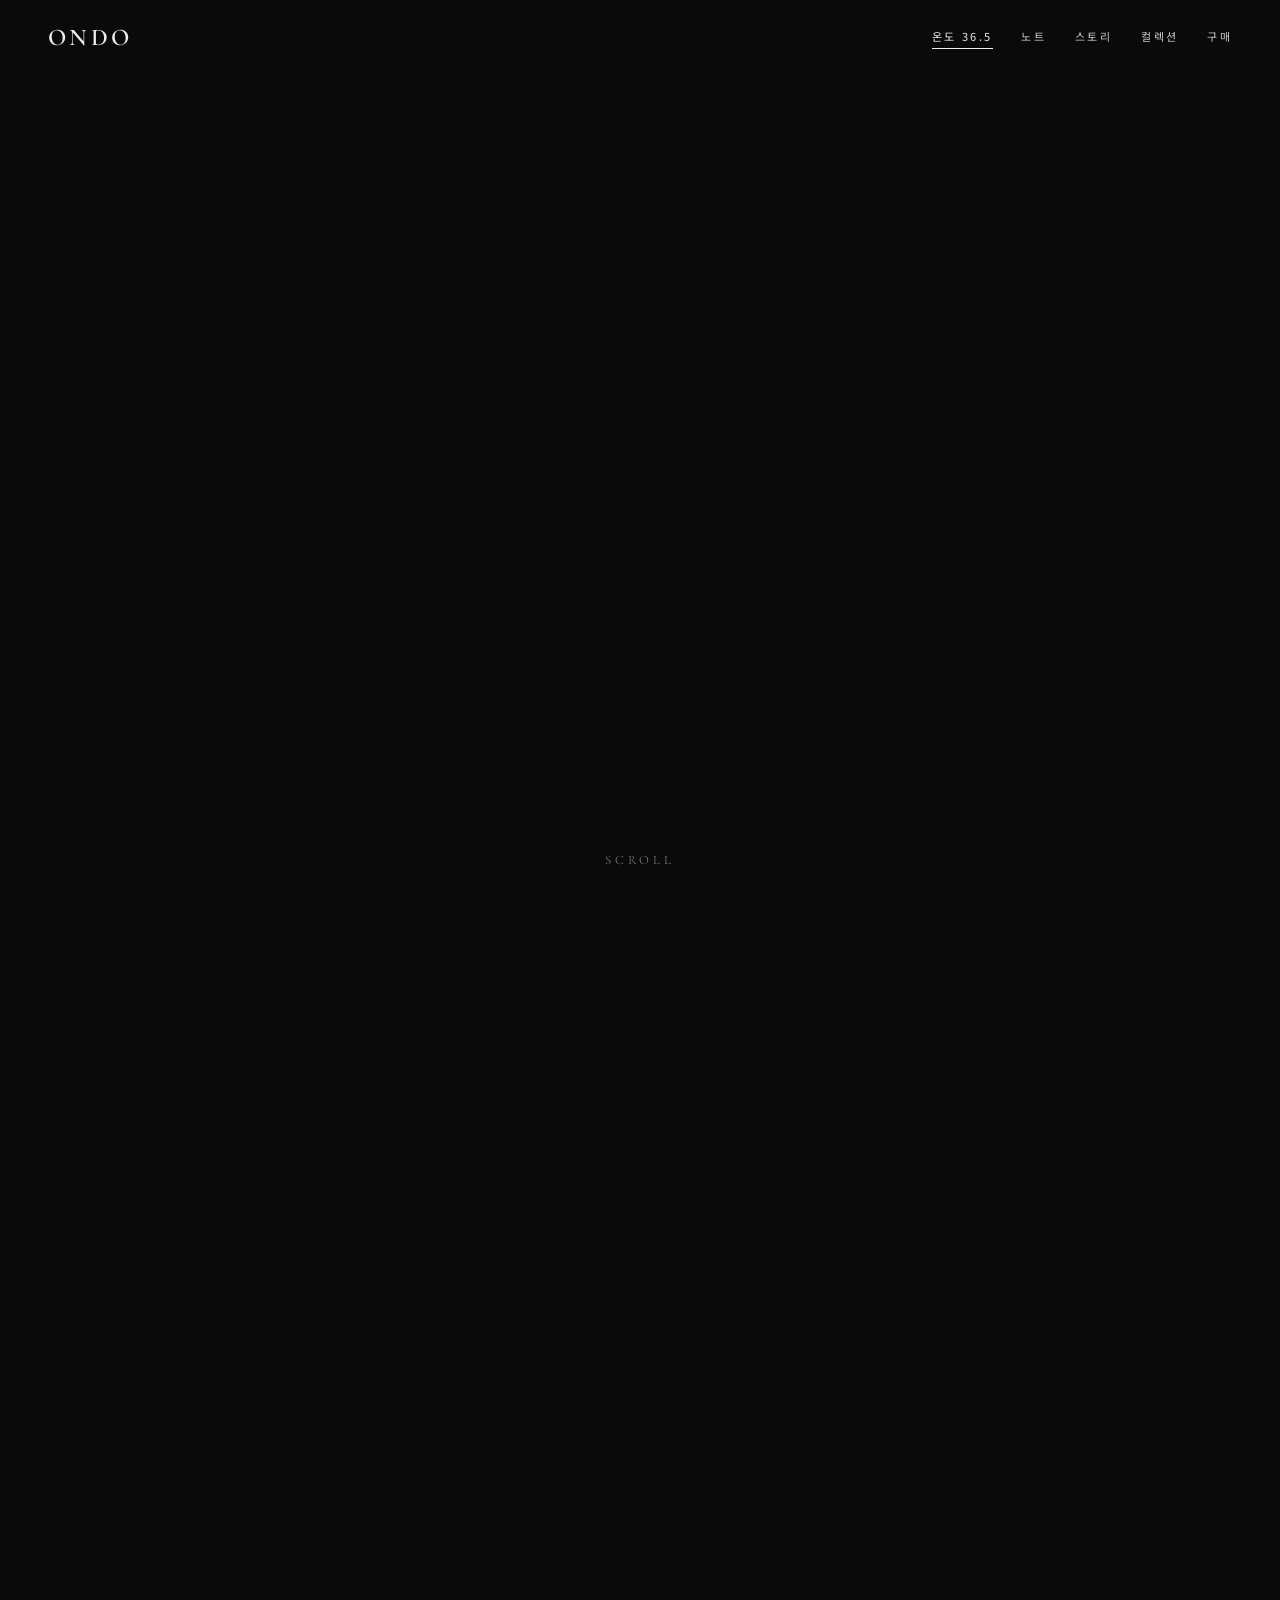
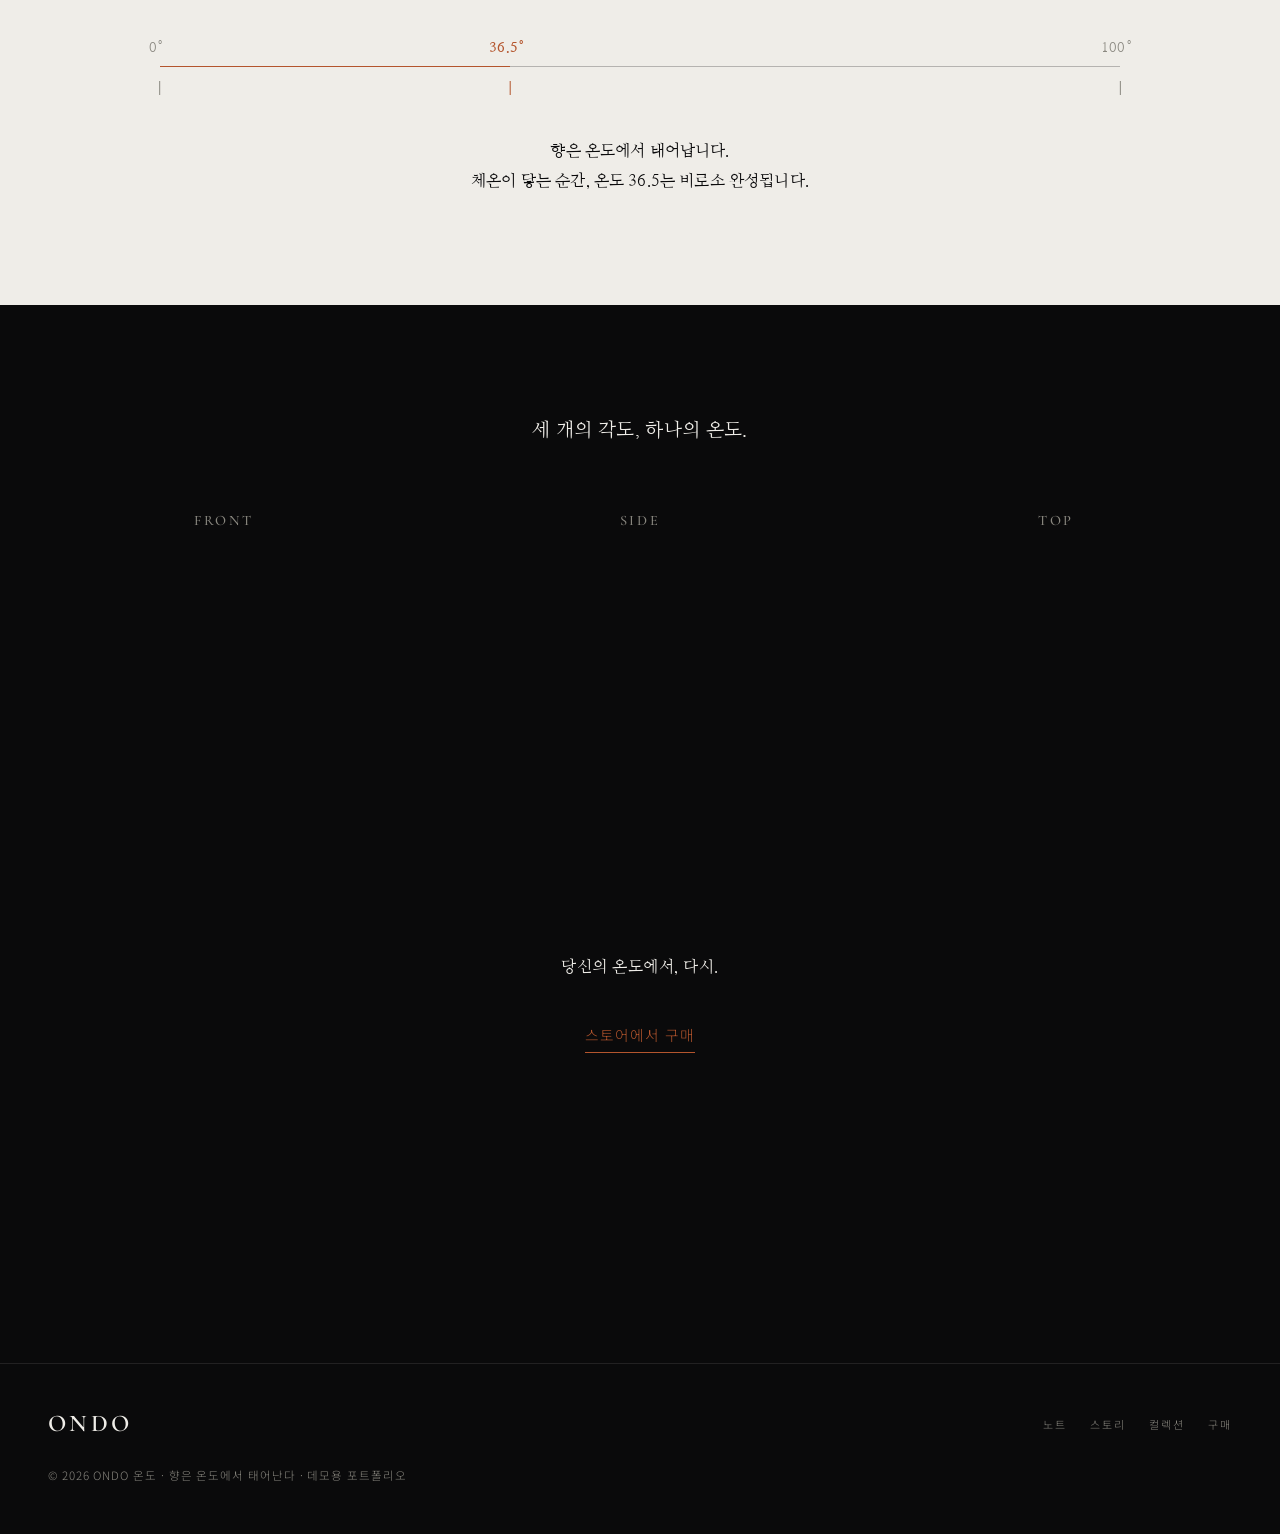
<file: index.html>
<!DOCTYPE html>
<html lang="ko">
<head>
<meta charset="UTF-8">
<meta name="viewport" content="width=device-width, initial-scale=1">
<title>온도 36.5 — ONDO 니치 향수</title>
<meta name="description" content="체온의 온도, 36.5. 니치 향수 브랜드 온도(ONDO)의 시그니처 향수 온도 36.5를 한 편의 영화처럼 소개합니다.">
<meta property="og:title" content="온도 36.5 — ONDO">
<meta property="og:description" content="향은 온도에서 태어난다. 체온이 닿는 순간 완성되는 니치 향수, 온도 36.5.">
<meta property="og:type" content="website">
<!-- GitHub Pages 배포 절대 URL -->
<meta property="og:image" content="https://jxding-dev.github.io/perfume-ondo/images/ondo-bottle-front.jpg">
<link rel="icon" href="data:image/svg+xml,%3Csvg xmlns='http://www.w3.org/2000/svg' viewBox='0 0 100 100'%3E%3Ctext y='.9em' font-size='84'%3E%F0%9F%8C%A1%EF%B8%8F%3C/text%3E%3C/svg%3E">
<link rel="preconnect" href="https://fonts.googleapis.com">
<link rel="preconnect" href="https://fonts.gstatic.com" crossorigin>
<link href="https://fonts.googleapis.com/css2?family=Cormorant+Garamond:wght@400;500;600&family=Nanum+Myeongjo:wght@400;700;800&family=Noto+Sans+KR:wght@300;400&display=swap" rel="stylesheet">
<link rel="stylesheet" href="css/style.css">
</head>
<body>
<a class="skip" href="#thermo">본문 바로가기</a>

<header class="site-header">
  <a class="brand" href="index.html">ONDO</a>
  <nav class="nav" aria-label="주요">
    <a href="index.html" aria-current="page">온도 36.5</a>
    <a href="notes.html">노트</a>
    <a href="story.html">스토리</a>
    <a href="collection.html">컬렉션</a>
    <a href="purchase.html">구매</a>
  </nav>
  <button class="hamb" aria-label="메뉴 열기" aria-expanded="false" aria-controls="nav-overlay"><span></span></button>
</header>

<div class="nav-overlay" id="nav-overlay" aria-hidden="true">
  <button class="close" aria-label="메뉴 닫기">×</button>
  <a href="index.html" aria-current="page">온도 36.5</a>
  <a href="notes.html">노트</a>
  <a href="story.html">스토리</a>
  <a href="collection.html">컬렉션</a>
  <a href="purchase.html">구매</a>
</div>

<main>
  <!-- ============ 시네마 (플래그십) ============ -->
  <section class="cinema" aria-label="온도 36.5 소개 영상 스크롤">
    <div class="cinema-stage">

      <!-- 병 정면 (씬0·씬4) -->
      <div class="ly ly-bottle ly-bottle-front">
        <div class="ly-media"><img src="images/ondo-bottle-front.jpg" alt="온도 36.5 향수 유리병 정면" width="400" height="600" fetchpriority="high"></div>
      </div>
      <!-- 병 측면 (씬3) -->
      <div class="ly ly-bottle ly-bottle-side">
        <div class="ly-media"><img src="images/ondo-bottle-side.jpg" alt="온도 36.5 향수 유리병 측면" width="400" height="600" loading="lazy"></div>
      </div>

      <!-- 원료 3레이어 (씬2) -->
      <div class="ly ly-ing ing-1">
        <div class="ly-media"><img src="images/ondo-ing-bergamot.jpg" alt="베르가못 원료" width="240" height="240" loading="lazy"></div>
        <span class="ing-cap myung">베르가못</span>
      </div>
      <div class="ly ly-ing ing-2">
        <div class="ly-media"><img src="images/ondo-ing-fig.jpg" alt="무화과 원료" width="240" height="240" loading="lazy"></div>
        <span class="ing-cap myung">무화과</span>
      </div>
      <div class="ly ly-ing ing-3">
        <div class="ly-media"><img src="images/ondo-ing-sandalwood.jpg" alt="샌달우드 원료" width="240" height="240" loading="lazy"></div>
        <span class="ing-cap myung">샌달우드</span>
      </div>

      <!-- 엠버 라인 (씬4) -->
      <span class="ember-line left" aria-hidden="true"></span>
      <span class="ember-line right" aria-hidden="true"></span>

      <!-- 씬0 워드마크 -->
      <div class="ly ly-text">
        <p class="wordmark">ONDO 36.5</p>
      </div>

      <!-- 씬1 카피 -->
      <div class="ly ly-text">
        <p class="scene-copy scene-copy-1">체온의 온도, 36.5</p>
      </div>

      <!-- 씬3 카피 -->
      <div class="ly ly-text">
        <p class="scene-copy scene-copy-3">피부에서 완성되는 향</p>
      </div>

      <!-- 씬4 -->
      <div class="ly ly-text scene4">
        <p class="scene4-meta">EAU DE PARFUM</p>
        <h1 class="scene4-title latin">ONDO 36.5</h1>
        <p class="myung">온도 36.5 · 50ml</p>
        <div class="scene4-links">
          <a class="u-link" href="notes.html">노트 보기</a>
          <a class="u-link ember" href="purchase.html">구매하기</a>
        </div>
      </div>

      <p class="scroll-hint">scroll</p>
    </div>
  </section>

  <!-- ============ 온도계 바 (밝은 섹션) ============ -->
  <section class="section light" data-theme="light" aria-label="브랜드 철학">
    <div class="thermo">
      <div class="thermo__scale" role="img" aria-label="0도에서 100도 눈금 위 36.5도를 가리키는 온도계">
        <div class="thermo__base"></div>
        <div class="thermo__fill" data-to="36.5"></div>
        <div class="thermo__tick" style="left:0%">0°<b></b></div>
        <div class="thermo__tick is-mark" style="left:36.5%">36.5°<b></b></div>
        <div class="thermo__tick" style="left:100%">100°<b></b></div>
      </div>
      <p class="thermo__phil myung">
        <span>향은 온도에서 태어납니다.</span>
        <span>체온이 닿는 순간, 온도 36.5는 비로소 완성됩니다.</span>
      </p>
    </div>
  </section>

  <!-- ============ 3면 프리뷰 (다크) ============ -->
  <section class="section dark" data-theme="dark" aria-label="세 각도의 병">
    <div class="trio">
      <p class="trio__lead">세 개의 각도, 하나의 온도.</p>
      <div class="trio__grid">
        <a class="trio__cut r23" href="collection.html">
          <span class="trio__media"><img src="images/ondo-bottle-front.jpg" alt="온도 36.5 정면" loading="lazy"></span>
          <span class="trio__cap latin">Front</span>
        </a>
        <a class="trio__cut r23" href="collection.html">
          <span class="trio__media"><img src="images/ondo-bottle-side.jpg" alt="온도 36.5 측면" loading="lazy"></span>
          <span class="trio__cap latin">Side</span>
        </a>
        <a class="trio__cut r11" href="collection.html">
          <span class="trio__media"><img src="images/ondo-bottle-top.jpg" alt="온도 36.5 상단" loading="lazy"></span>
          <span class="trio__cap latin">Top</span>
        </a>
      </div>
    </div>
  </section>

  <!-- ============ 엔딩 (다크) ============ -->
  <section class="section dark ending" aria-label="마무리">
    <p class="ending__line myung">당신의 온도에서, 다시.</p>
    <a class="u-link ember" href="purchase.html">스토어에서 구매</a>
  </section>
</main>

<footer class="site-footer">
  <div class="fwrap">
    <a class="brand" href="index.html">ONDO</a>
    <nav aria-label="푸터">
      <a href="notes.html">노트</a>
      <a href="story.html">스토리</a>
      <a href="collection.html">컬렉션</a>
      <a href="purchase.html">구매</a>
    </nav>
    <p class="fnote">© 2026 ONDO 온도 · 향은 온도에서 태어난다 · 데모용 포트폴리오</p>
  </div>
</footer>

<script src="js/main.js" defer></script>
</body>
</html>
</file>
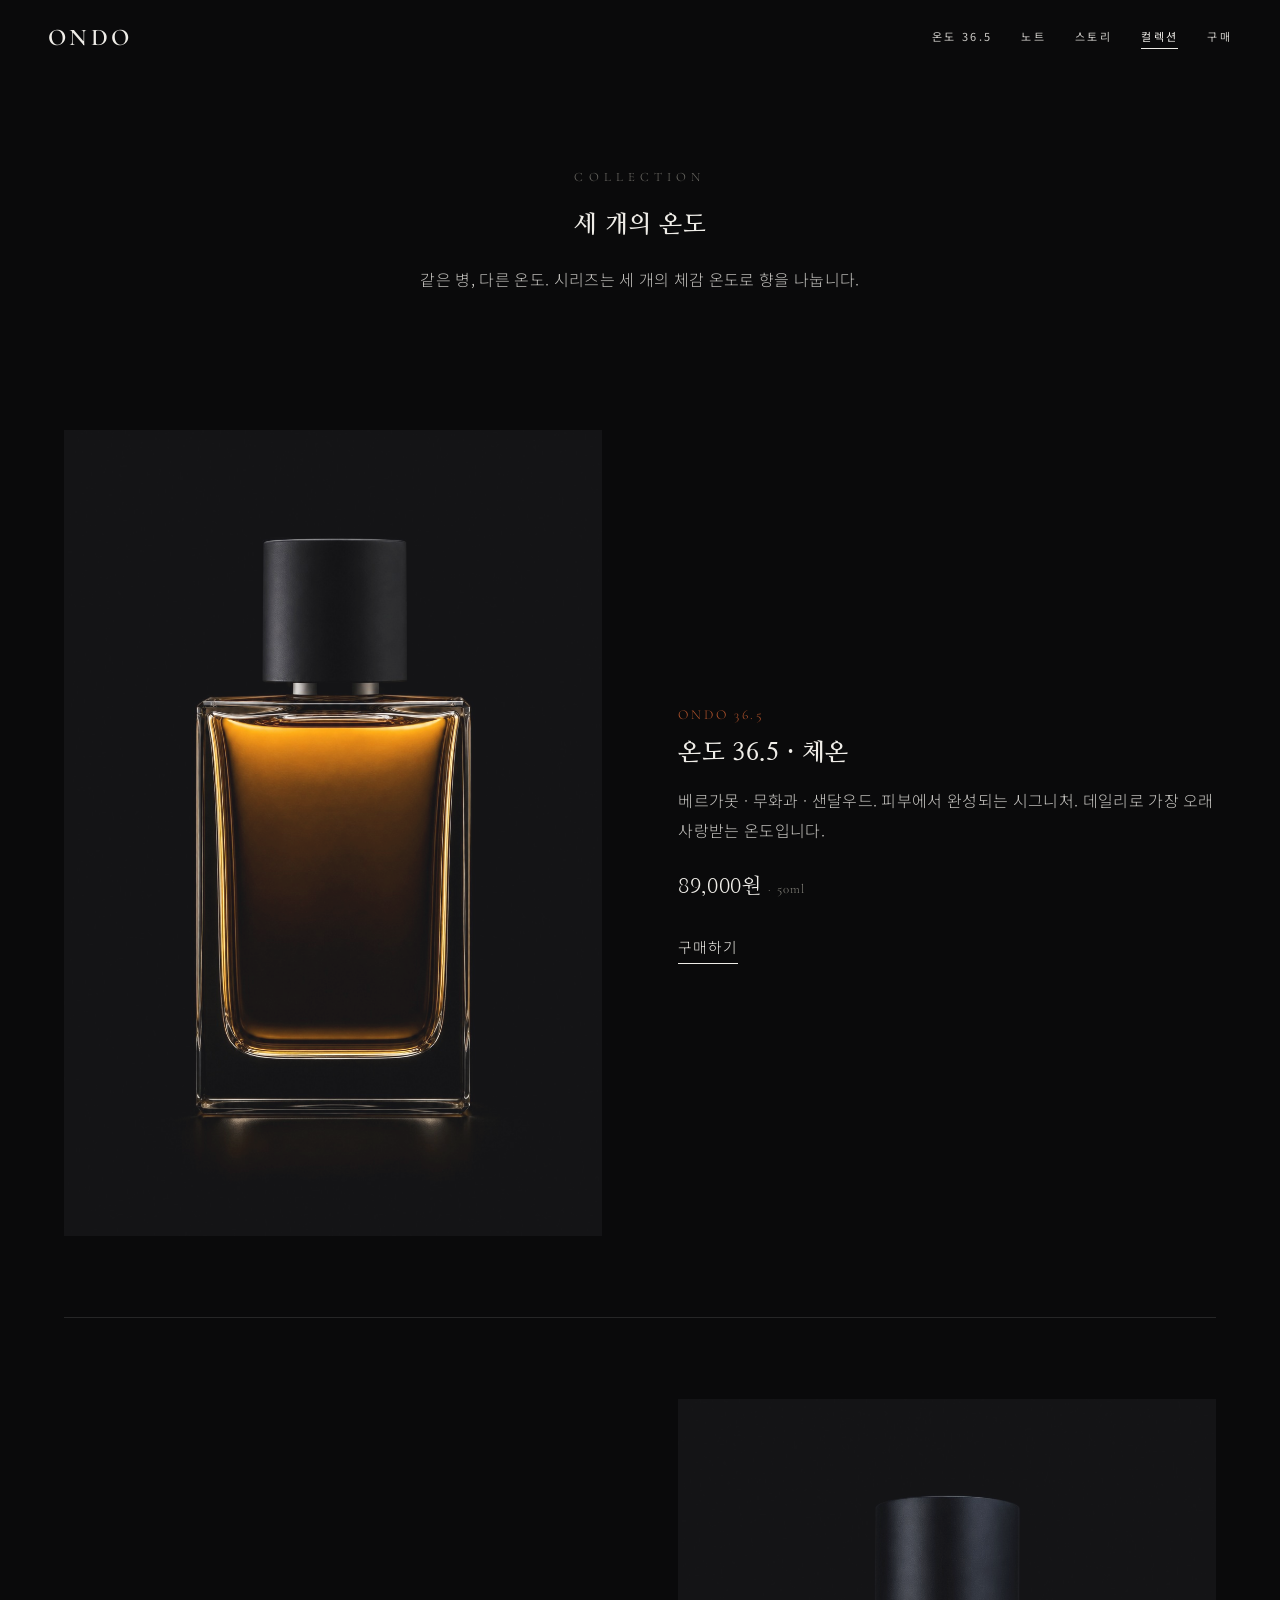
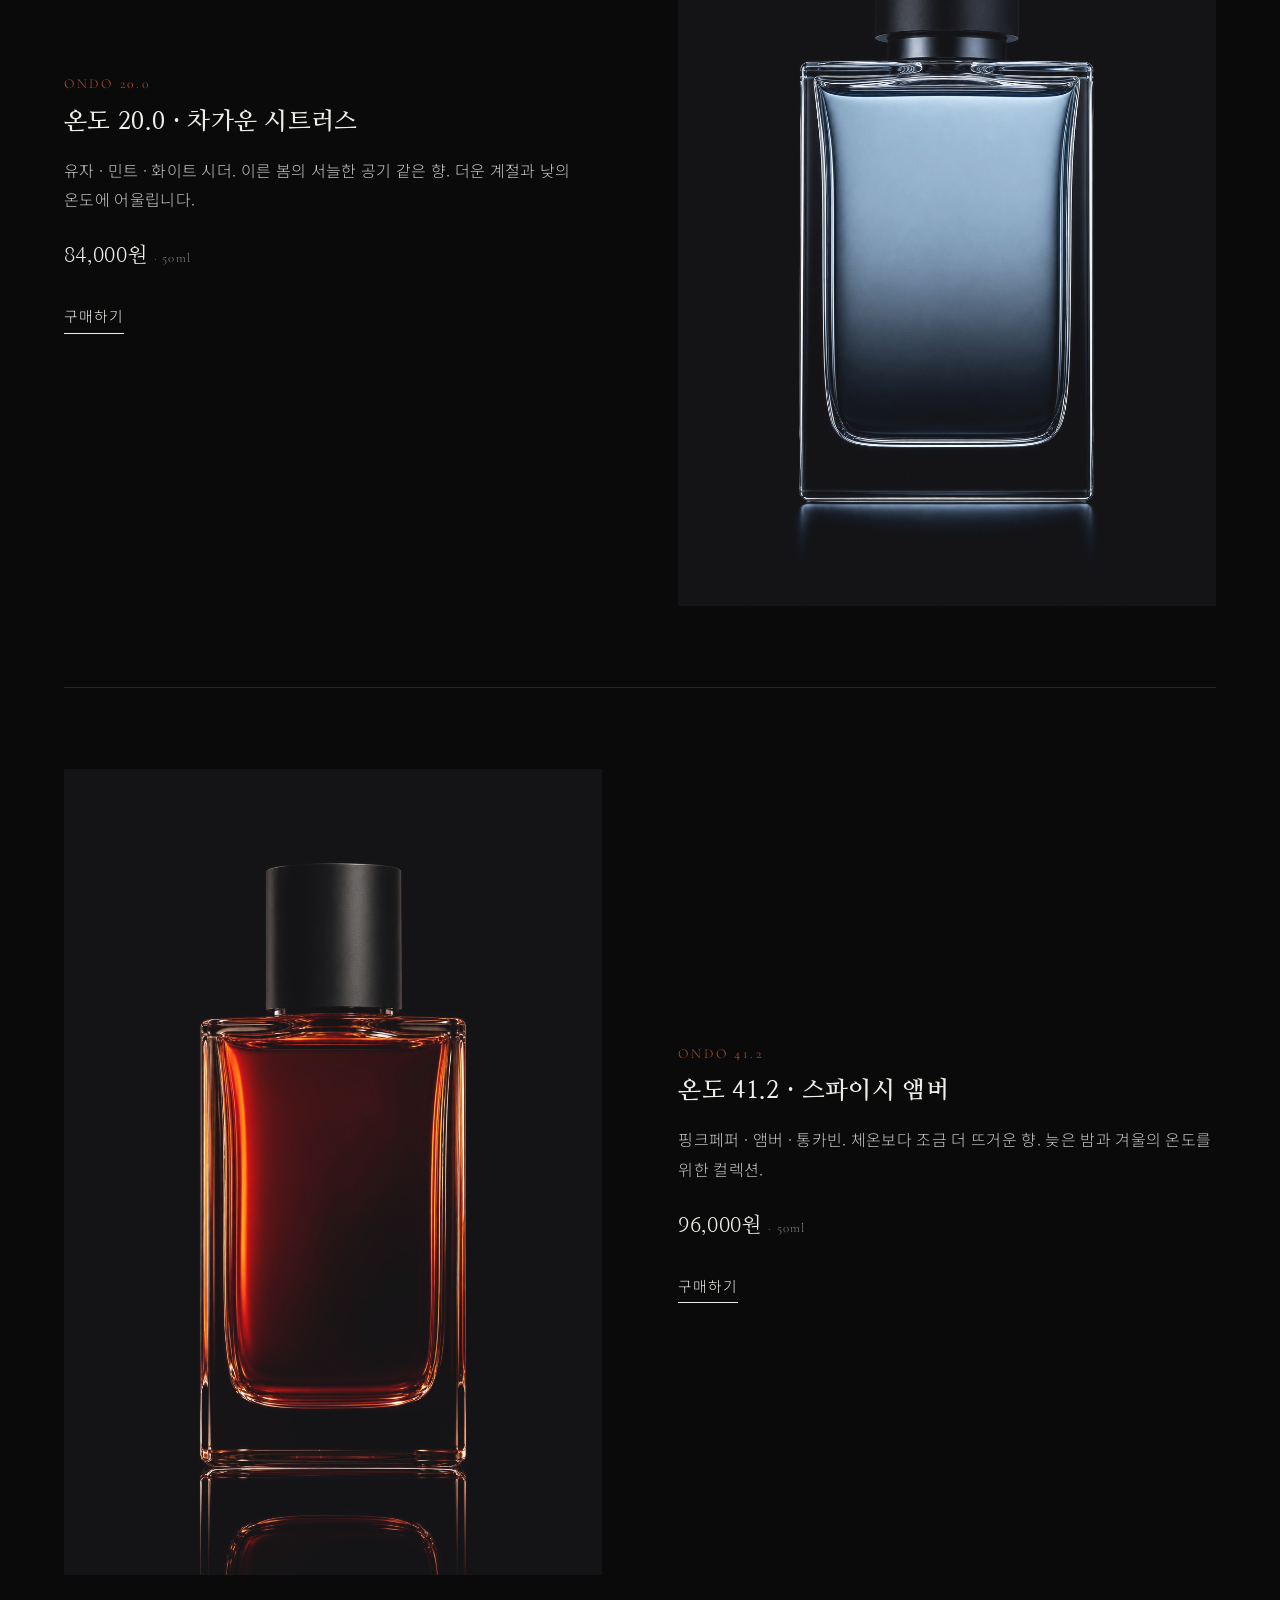
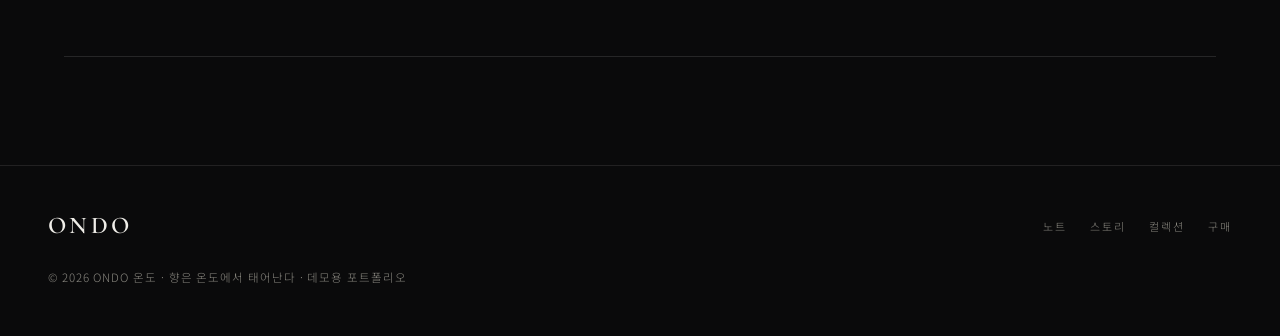
<file: collection.html>
<!DOCTYPE html>
<html lang="ko">
<head>
<meta charset="UTF-8">
<meta name="viewport" content="width=device-width, initial-scale=1">
<title>컬렉션 — ONDO 온도 시리즈</title>
<meta name="description" content="온도 시리즈 3종. 온도 36.5(체온), 온도 20.0(차가운 시트러스), 온도 41.2(스파이시 앰버).">
<meta property="og:title" content="ONDO 온도 컬렉션">
<meta property="og:description" content="세 개의 온도, 세 개의 향. 20.0에서 41.2까지.">
<meta property="og:type" content="website">
<!-- GitHub Pages 배포 절대 URL -->
<meta property="og:image" content="https://jxding-dev.github.io/perfume-ondo/images/ondo-bottle-front.jpg">
<link rel="icon" href="data:image/svg+xml,%3Csvg xmlns='http://www.w3.org/2000/svg' viewBox='0 0 100 100'%3E%3Ctext y='.9em' font-size='84'%3E%F0%9F%8C%A1%EF%B8%8F%3C/text%3E%3C/svg%3E">
<link rel="preconnect" href="https://fonts.googleapis.com">
<link rel="preconnect" href="https://fonts.gstatic.com" crossorigin>
<link href="https://fonts.googleapis.com/css2?family=Cormorant+Garamond:wght@400;500;600&family=Nanum+Myeongjo:wght@400;700;800&family=Noto+Sans+KR:wght@300;400&display=swap" rel="stylesheet">
<link rel="stylesheet" href="css/style.css">
</head>
<body>
<a class="skip" href="#main">본문 바로가기</a>

<header class="site-header">
  <a class="brand" href="index.html">ONDO</a>
  <nav class="nav" aria-label="주요">
    <a href="index.html">온도 36.5</a>
    <a href="notes.html">노트</a>
    <a href="story.html">스토리</a>
    <a href="collection.html" aria-current="page">컬렉션</a>
    <a href="purchase.html">구매</a>
  </nav>
  <button class="hamb" aria-label="메뉴 열기" aria-expanded="false" aria-controls="nav-overlay"><span></span></button>
</header>

<div class="nav-overlay" id="nav-overlay" aria-hidden="true">
  <button class="close" aria-label="메뉴 닫기">×</button>
  <a href="index.html">온도 36.5</a>
  <a href="notes.html">노트</a>
  <a href="story.html">스토리</a>
  <a href="collection.html" aria-current="page">컬렉션</a>
  <a href="purchase.html">구매</a>
</div>

<main id="main" class="dark">
  <section class="page-intro">
    <p class="eyebrow">Collection</p>
    <h1>세 개의 온도</h1>
    <p>같은 병, 다른 온도. 시리즈는 세 개의 체감 온도로 향을 나눕니다.</p>
  </section>

  <div class="section" style="padding-top:0;">
    <!-- 온도 36.5 -->
    <article class="col-item">
      <div class="col-item__media"><img src="images/ondo-bottle-front.jpg" alt="온도 36.5 향수병" loading="lazy" width="400" height="600"></div>
      <div>
        <p class="col-item__latin">ONDO 36.5</p>
        <h2 class="col-item__name">온도 36.5 · 체온</h2>
        <p class="col-item__notes">베르가못 · 무화과 · 샌달우드. 피부에서 완성되는 시그니처. 데일리로 가장 오래 사랑받는 온도입니다.</p>
        <p class="col-item__price myung">89,000원 <small>· 50ml</small></p>
        <p class="col-item__cta"><a class="u-link" href="purchase.html">구매하기</a></p>
      </div>
    </article>
    <!-- 온도 20.0 -->
    <article class="col-item">
      <div class="col-item__media"><img src="images/ondo-col-20.jpg" alt="온도 20.0 향수병" loading="lazy" width="400" height="600"></div>
      <div>
        <p class="col-item__latin">ONDO 20.0</p>
        <h2 class="col-item__name">온도 20.0 · 차가운 시트러스</h2>
        <p class="col-item__notes">유자 · 민트 · 화이트 시더. 이른 봄의 서늘한 공기 같은 향. 더운 계절과 낮의 온도에 어울립니다.</p>
        <p class="col-item__price myung">84,000원 <small>· 50ml</small></p>
        <p class="col-item__cta"><a class="u-link" href="purchase.html">구매하기</a></p>
      </div>
    </article>
    <!-- 온도 41.2 -->
    <article class="col-item">
      <div class="col-item__media"><img src="images/ondo-col-41.jpg" alt="온도 41.2 향수병" loading="lazy" width="400" height="600"></div>
      <div>
        <p class="col-item__latin">ONDO 41.2</p>
        <h2 class="col-item__name">온도 41.2 · 스파이시 앰버</h2>
        <p class="col-item__notes">핑크페퍼 · 앰버 · 통카빈. 체온보다 조금 더 뜨거운 향. 늦은 밤과 겨울의 온도를 위한 컬렉션.</p>
        <p class="col-item__price myung">96,000원 <small>· 50ml</small></p>
        <p class="col-item__cta"><a class="u-link" href="purchase.html">구매하기</a></p>
      </div>
    </article>
  </div>
</main>

<footer class="site-footer">
  <div class="fwrap">
    <a class="brand" href="index.html">ONDO</a>
    <nav aria-label="푸터">
      <a href="notes.html">노트</a>
      <a href="story.html">스토리</a>
      <a href="collection.html">컬렉션</a>
      <a href="purchase.html">구매</a>
    </nav>
    <p class="fnote">© 2026 ONDO 온도 · 향은 온도에서 태어난다 · 데모용 포트폴리오</p>
  </div>
</footer>

<script src="js/main.js" defer></script>
</body>
</html>
</file>
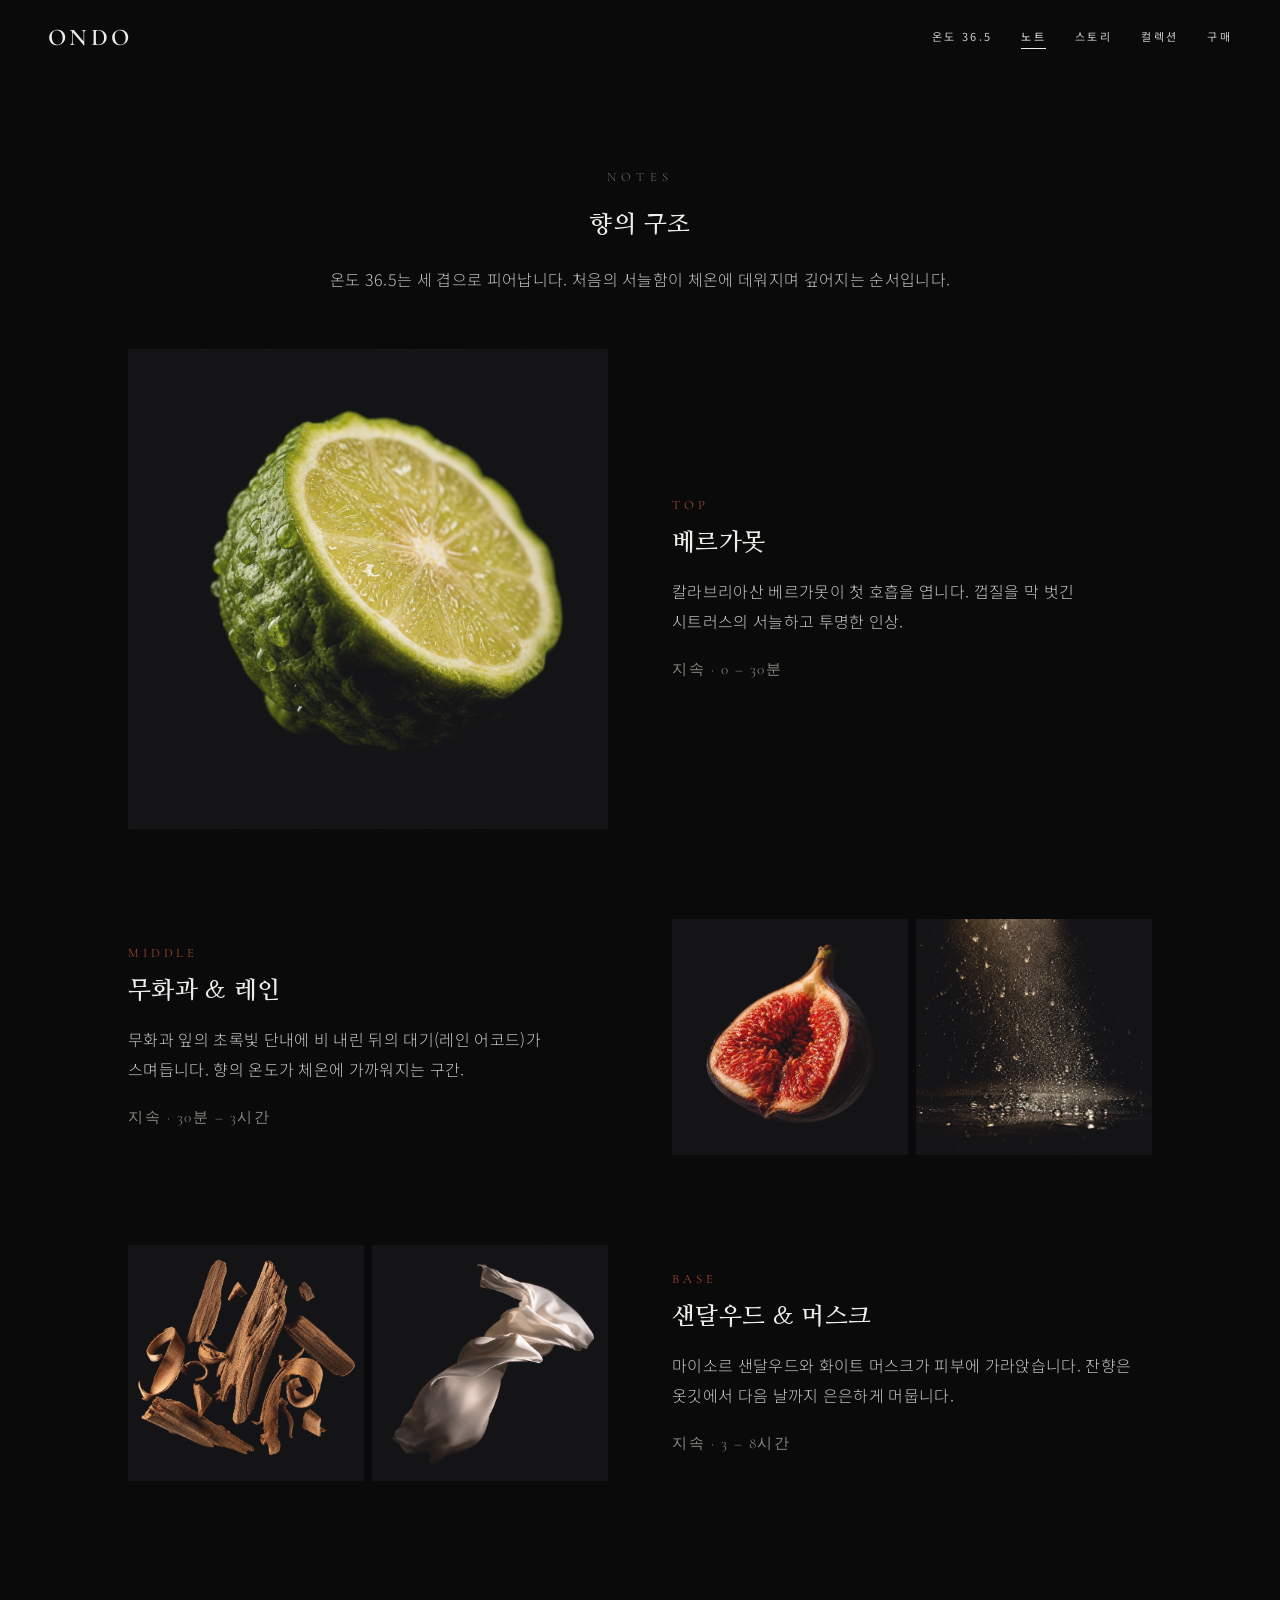
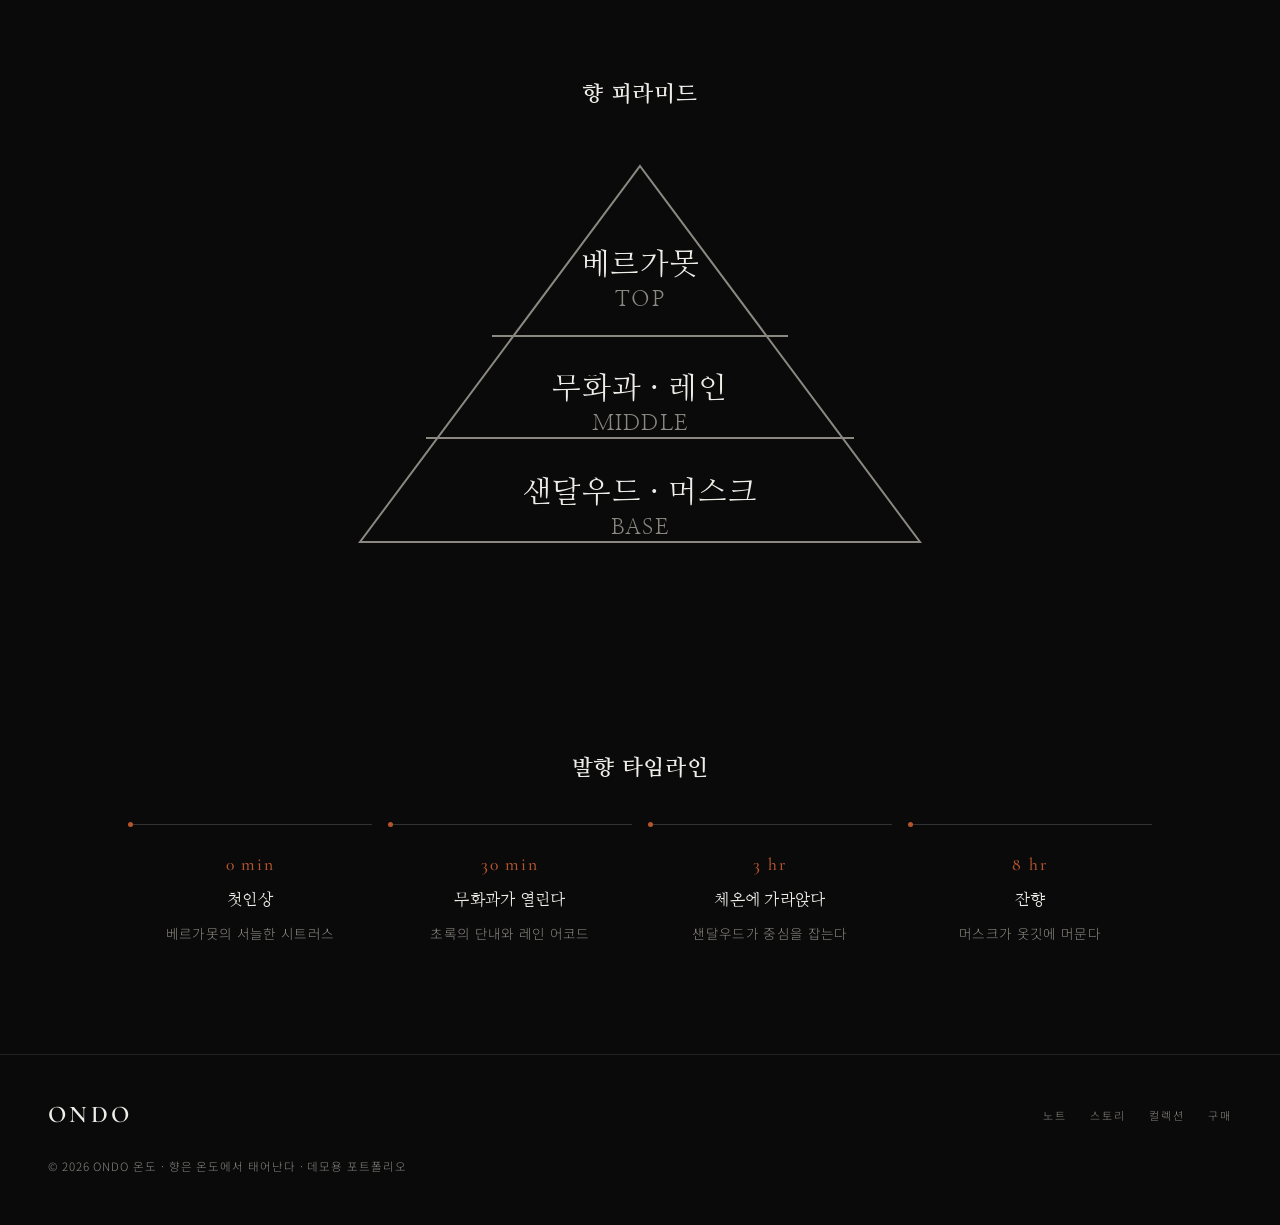
<file: notes.html>
<!DOCTYPE html>
<html lang="ko">
<head>
<meta charset="UTF-8">
<meta name="viewport" content="width=device-width, initial-scale=1">
<title>노트 &amp; 성분 — 온도 36.5 · ONDO</title>
<meta name="description" content="온도 36.5의 탑·미들·베이스 노트와 발향 타임라인. 베르가못에서 시작해 샌달우드로 가라앉는 향의 구조.">
<meta property="og:title" content="온도 36.5 — 노트 &amp; 성분">
<meta property="og:description" content="베르가못·무화과·샌달우드. 시간에 따라 피어나는 온도 36.5의 향 구조.">
<meta property="og:type" content="website">
<!-- GitHub Pages 배포 절대 URL -->
<meta property="og:image" content="https://jxding-dev.github.io/perfume-ondo/images/ondo-bottle-front.jpg">
<link rel="icon" href="data:image/svg+xml,%3Csvg xmlns='http://www.w3.org/2000/svg' viewBox='0 0 100 100'%3E%3Ctext y='.9em' font-size='84'%3E%F0%9F%8C%A1%EF%B8%8F%3C/text%3E%3C/svg%3E">
<link rel="preconnect" href="https://fonts.googleapis.com">
<link rel="preconnect" href="https://fonts.gstatic.com" crossorigin>
<link href="https://fonts.googleapis.com/css2?family=Cormorant+Garamond:wght@400;500;600&family=Nanum+Myeongjo:wght@400;700;800&family=Noto+Sans+KR:wght@300;400&display=swap" rel="stylesheet">
<link rel="stylesheet" href="css/style.css">
</head>
<body>
<a class="skip" href="#main">본문 바로가기</a>

<header class="site-header">
  <a class="brand" href="index.html">ONDO</a>
  <nav class="nav" aria-label="주요">
    <a href="index.html">온도 36.5</a>
    <a href="notes.html" aria-current="page">노트</a>
    <a href="story.html">스토리</a>
    <a href="collection.html">컬렉션</a>
    <a href="purchase.html">구매</a>
  </nav>
  <button class="hamb" aria-label="메뉴 열기" aria-expanded="false" aria-controls="nav-overlay"><span></span></button>
</header>

<div class="nav-overlay" id="nav-overlay" aria-hidden="true">
  <button class="close" aria-label="메뉴 닫기">×</button>
  <a href="index.html">온도 36.5</a>
  <a href="notes.html" aria-current="page">노트</a>
  <a href="story.html">스토리</a>
  <a href="collection.html">컬렉션</a>
  <a href="purchase.html">구매</a>
</div>

<main id="main" class="dark">
  <section class="page-intro">
    <p class="eyebrow">Notes</p>
    <h1>향의 구조</h1>
    <p>온도 36.5는 세 겹으로 피어납니다. 처음의 서늘함이 체온에 데워지며 깊어지는 순서입니다.</p>
  </section>

  <div class="section" style="padding-top:0;">
    <!-- 탑 -->
    <div class="note-tier">
      <div class="note-tier__media"><img src="images/ondo-ing-bergamot.jpg" alt="베르가못 원료 매크로" loading="lazy" width="600" height="600"></div>
      <div>
        <p class="note-tier__k">Top</p>
        <h2 class="note-tier__name">베르가못</h2>
        <p class="note-tier__desc">칼라브리아산 베르가못이 첫 호흡을 엽니다. 껍질을 막 벗긴 시트러스의 서늘하고 투명한 인상.</p>
        <p class="note-tier__dur">지속 · 0 – 30분</p>
      </div>
    </div>
    <!-- 미들 -->
    <div class="note-tier">
      <div class="note-tier__media pair">
        <span class="nt-cut"><img src="images/ondo-ing-fig.jpg" alt="무화과 원료 매크로" loading="lazy" width="600" height="600"></span>
        <span class="nt-cut"><img src="images/ondo-ing-rain.jpg" alt="비 내린 뒤의 대기, 레인 어코드 원료 매크로" loading="lazy" width="600" height="600"></span>
      </div>
      <div>
        <p class="note-tier__k">Middle</p>
        <h2 class="note-tier__name">무화과 &amp; 레인</h2>
        <p class="note-tier__desc">무화과 잎의 초록빛 단내에 비 내린 뒤의 대기(레인 어코드)가 스며듭니다. 향의 온도가 체온에 가까워지는 구간.</p>
        <p class="note-tier__dur">지속 · 30분 – 3시간</p>
      </div>
    </div>
    <!-- 베이스 -->
    <div class="note-tier">
      <div class="note-tier__media pair">
        <span class="nt-cut"><img src="images/ondo-ing-sandalwood.jpg" alt="샌달우드 원료 매크로" loading="lazy" width="600" height="600"></span>
        <span class="nt-cut"><img src="images/ondo-ing-musk.jpg" alt="화이트 머스크 원료 매크로" loading="lazy" width="600" height="600"></span>
      </div>
      <div>
        <p class="note-tier__k">Base</p>
        <h2 class="note-tier__name">샌달우드 &amp; 머스크</h2>
        <p class="note-tier__desc">마이소르 샌달우드와 화이트 머스크가 피부에 가라앉습니다. 잔향은 옷깃에서 다음 날까지 은은하게 머뭅니다.</p>
        <p class="note-tier__dur">지속 · 3 – 8시간</p>
      </div>
    </div>
  </div>

  <!-- 향 피라미드 (선으로만) -->
  <div class="section" style="padding-block:0 clamp(4rem,9vh,6rem);">
    <div class="pyramid-wrap">
      <h2 class="myung">향 피라미드</h2>
      <svg class="pyramid-svg" viewBox="0 0 320 220" role="img" aria-label="향 피라미드. 위에서부터 탑 베르가못, 미들 무화과, 베이스 샌달우드와 머스크.">
        <polygon points="160,12 300,200 20,200" fill="none" stroke="#8A8880" stroke-width="1"></polygon>
        <line x1="86" y1="97" x2="234" y2="97"></line>
        <line x1="53" y1="148" x2="267" y2="148"></line>
        <text x="160" y="66" text-anchor="middle">베르가못</text>
        <text x="160" y="82" text-anchor="middle" class="p-sub">TOP</text>
        <text x="160" y="128" text-anchor="middle">무화과 · 레인</text>
        <text x="160" y="144" text-anchor="middle" class="p-sub">MIDDLE</text>
        <text x="160" y="180" text-anchor="middle">샌달우드 · 머스크</text>
        <text x="160" y="196" text-anchor="middle" class="p-sub">BASE</text>
      </svg>
    </div>
  </div>

  <!-- 발향 타임라인 -->
  <div class="section" style="padding-top:0;">
    <div class="timeline-scent">
      <h2 class="myung">발향 타임라인</h2>
      <div class="ts-row">
        <div class="ts-step">
          <p class="t latin">0 min</p>
          <p class="n myung">첫인상</p>
          <p class="d">베르가못의 서늘한 시트러스</p>
        </div>
        <div class="ts-step">
          <p class="t latin">30 min</p>
          <p class="n myung">무화과가 열린다</p>
          <p class="d">초록의 단내와 레인 어코드</p>
        </div>
        <div class="ts-step">
          <p class="t latin">3 hr</p>
          <p class="n myung">체온에 가라앉다</p>
          <p class="d">샌달우드가 중심을 잡는다</p>
        </div>
        <div class="ts-step">
          <p class="t latin">8 hr</p>
          <p class="n myung">잔향</p>
          <p class="d">머스크가 옷깃에 머문다</p>
        </div>
      </div>
    </div>
  </div>
</main>

<footer class="site-footer">
  <div class="fwrap">
    <a class="brand" href="index.html">ONDO</a>
    <nav aria-label="푸터">
      <a href="notes.html">노트</a>
      <a href="story.html">스토리</a>
      <a href="collection.html">컬렉션</a>
      <a href="purchase.html">구매</a>
    </nav>
    <p class="fnote">© 2026 ONDO 온도 · 향은 온도에서 태어난다 · 데모용 포트폴리오</p>
  </div>
</footer>

<script src="js/main.js" defer></script>
</body>
</html>
</file>
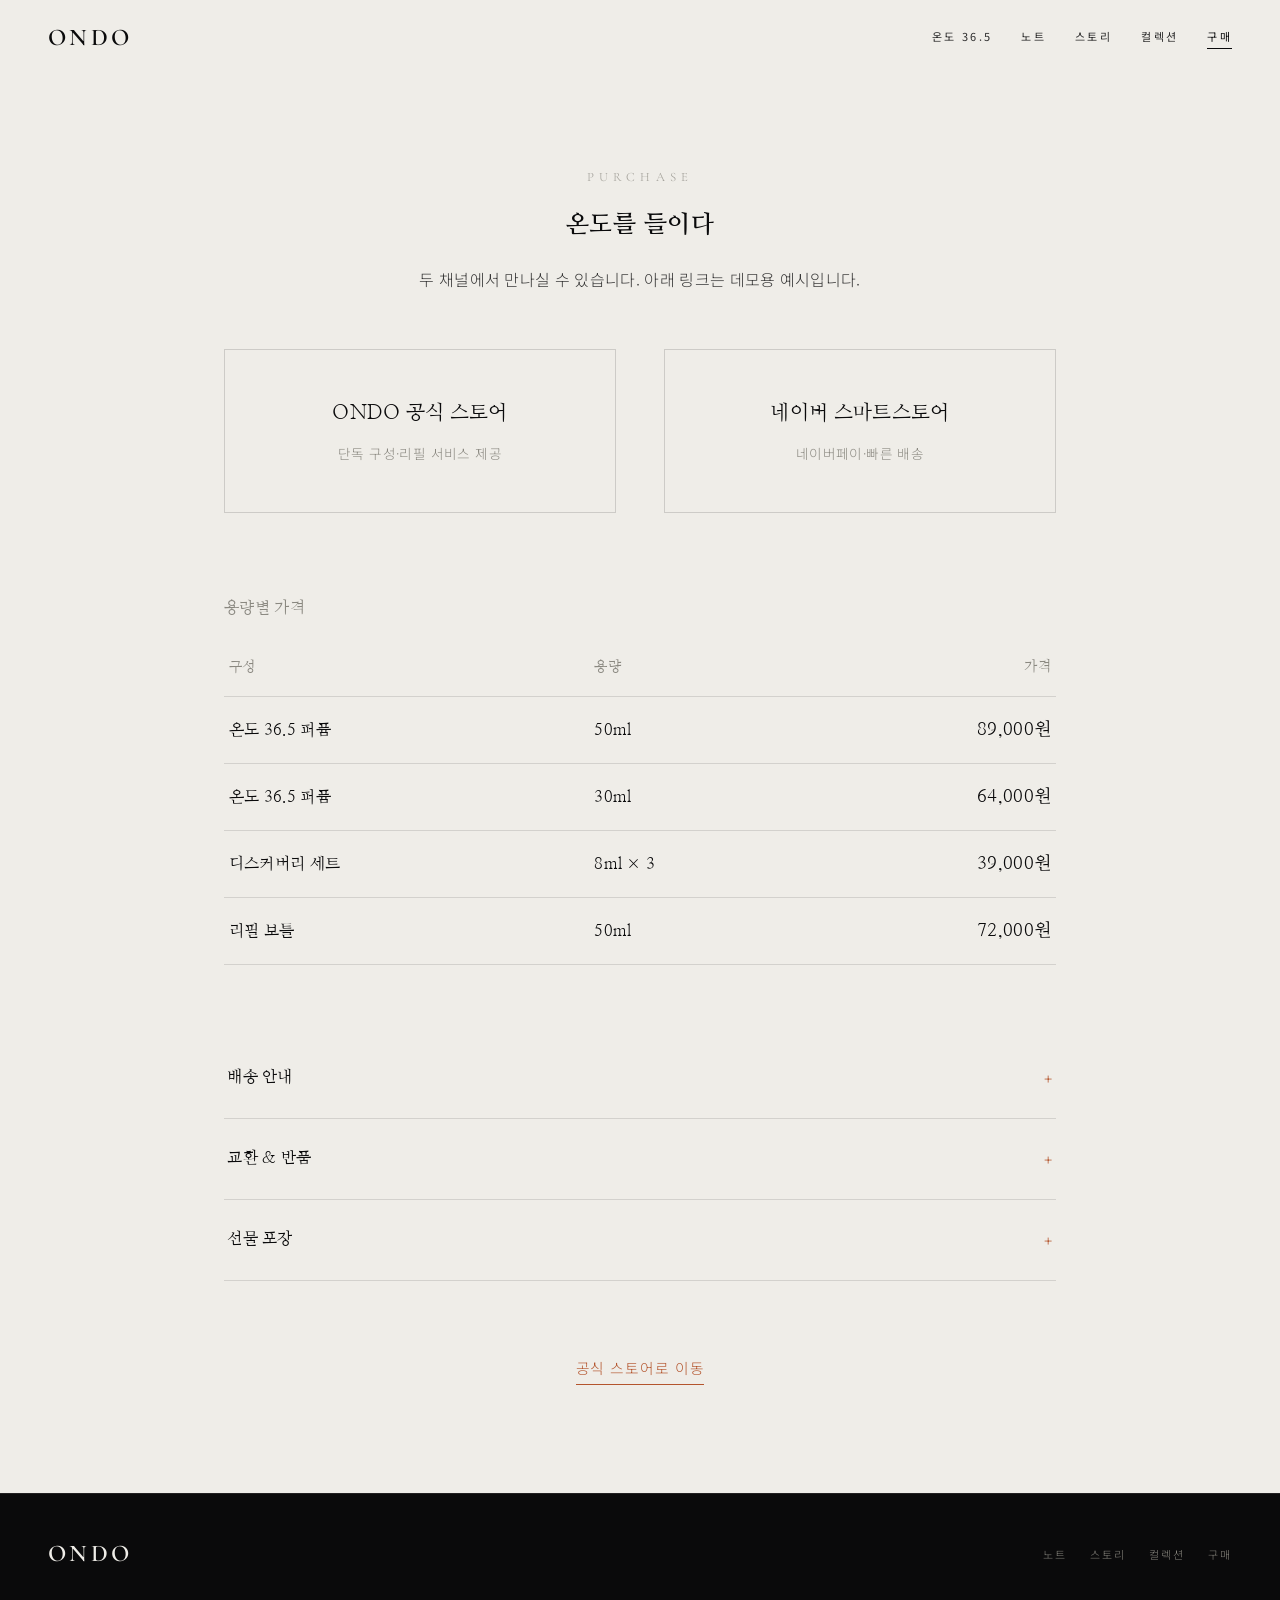
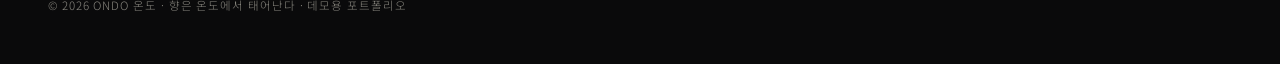
<file: purchase.html>
<!DOCTYPE html>
<html lang="ko">
<head>
<meta charset="UTF-8">
<meta name="viewport" content="width=device-width, initial-scale=1">
<title>구매 &amp; 스토어 — 온도 36.5 · ONDO</title>
<meta name="description" content="온도 36.5 구매 안내. 자사 스토어와 네이버 스마트스토어, 용량별 가격, 배송·교환·선물 포장 안내.">
<meta property="og:title" content="온도 36.5 — 구매 &amp; 스토어">
<meta property="og:description" content="온도 36.5를 구매할 수 있는 채널과 가격, 배송·선물 포장 안내.">
<meta property="og:type" content="website">
<!-- GitHub Pages 배포 절대 URL -->
<meta property="og:image" content="https://jxding-dev.github.io/perfume-ondo/images/ondo-bottle-front.jpg">
<link rel="icon" href="data:image/svg+xml,%3Csvg xmlns='http://www.w3.org/2000/svg' viewBox='0 0 100 100'%3E%3Ctext y='.9em' font-size='84'%3E%F0%9F%8C%A1%EF%B8%8F%3C/text%3E%3C/svg%3E">
<link rel="preconnect" href="https://fonts.googleapis.com">
<link rel="preconnect" href="https://fonts.gstatic.com" crossorigin>
<link href="https://fonts.googleapis.com/css2?family=Cormorant+Garamond:wght@400;500;600&family=Nanum+Myeongjo:wght@400;700;800&family=Noto+Sans+KR:wght@300;400&display=swap" rel="stylesheet">
<link rel="stylesheet" href="css/style.css">
</head>
<body class="light" style="background:var(--bone);color:var(--stage);">
<a class="skip" href="#main">본문 바로가기</a>

<header class="site-header on-light">
  <a class="brand" href="index.html">ONDO</a>
  <nav class="nav" aria-label="주요">
    <a href="index.html">온도 36.5</a>
    <a href="notes.html">노트</a>
    <a href="story.html">스토리</a>
    <a href="collection.html">컬렉션</a>
    <a href="purchase.html" aria-current="page">구매</a>
  </nav>
  <button class="hamb" aria-label="메뉴 열기" aria-expanded="false" aria-controls="nav-overlay"><span></span></button>
</header>

<div class="nav-overlay" id="nav-overlay" aria-hidden="true">
  <button class="close" aria-label="메뉴 닫기">×</button>
  <a href="index.html">온도 36.5</a>
  <a href="notes.html">노트</a>
  <a href="story.html">스토리</a>
  <a href="collection.html">컬렉션</a>
  <a href="purchase.html" aria-current="page">구매</a>
</div>

<main id="main">
  <section class="page-intro">
    <p class="eyebrow">Purchase</p>
    <h1>온도를 들이다</h1>
    <p>두 채널에서 만나실 수 있습니다. 아래 링크는 데모용 예시입니다.</p>
  </section>

  <section class="section" style="padding-top:0;">
    <div class="buy">
      <div class="buy__channels">
        <a class="buy__chan" href="https://forms.gle/example" target="_blank" rel="noopener">
          <p class="cn myung">ONDO 공식 스토어</p>
          <p class="cd">단독 구성·리필 서비스 제공</p>
        </a>
        <a class="buy__chan" href="https://forms.gle/example" target="_blank" rel="noopener">
          <p class="cn myung">네이버 스마트스토어</p>
          <p class="cd">네이버페이·빠른 배송</p>
        </a>
      </div>

      <table class="buy__table">
        <caption class="myung" style="text-align:left; margin-bottom:1rem; color:var(--haze);">용량별 가격</caption>
        <thead>
          <tr><th scope="col">구성</th><th scope="col">용량</th><th scope="col" style="text-align:right;">가격</th></tr>
        </thead>
        <tbody>
          <tr><td>온도 36.5 퍼퓸</td><td>50ml</td><td class="price">89,000원</td></tr>
          <tr><td>온도 36.5 퍼퓸</td><td>30ml</td><td class="price">64,000원</td></tr>
          <tr><td>디스커버리 세트</td><td>8ml × 3</td><td class="price">39,000원</td></tr>
          <tr><td>리필 보틀</td><td>50ml</td><td class="price">72,000원</td></tr>
        </tbody>
      </table>

      <details class="buy__fold">
        <summary class="myung">배송 안내</summary>
        <div class="fold-body">평일 오후 2시 이전 주문은 당일 출고됩니다. 3만원 이상 무료배송이며, 제주·도서산간은 3,000원이 추가됩니다. 출고 후 통상 1–2일 내 도착합니다.</div>
      </details>
      <details class="buy__fold">
        <summary class="myung">교환 &amp; 반품</summary>
        <div class="fold-body">개봉하지 않은 제품은 수령 후 7일 이내 교환·반품이 가능합니다. 향의 특성상 개봉 후에는 단순 변심에 의한 반품이 어려운 점 양해 부탁드립니다.</div>
      </details>
      <details class="buy__fold">
        <summary class="myung">선물 포장</summary>
        <div class="fold-body">모든 주문에 온도 시그니처 박스가 기본 제공됩니다. 결제 단계에서 손글씨 메시지 카드를 무료로 추가하실 수 있습니다.</div>
      </details>

      <p style="margin-top:clamp(3rem,8vh,5rem); text-align:center;">
        <a class="u-link ember" href="https://forms.gle/example" target="_blank" rel="noopener">공식 스토어로 이동</a>
      </p>
    </div>
  </section>
</main>

<footer class="site-footer">
  <div class="fwrap">
    <a class="brand" href="index.html">ONDO</a>
    <nav aria-label="푸터">
      <a href="notes.html">노트</a>
      <a href="story.html">스토리</a>
      <a href="collection.html">컬렉션</a>
      <a href="purchase.html">구매</a>
    </nav>
    <p class="fnote">© 2026 ONDO 온도 · 향은 온도에서 태어난다 · 데모용 포트폴리오</p>
  </div>
</footer>

<script src="js/main.js" defer></script>
</body>
</html>
</file>
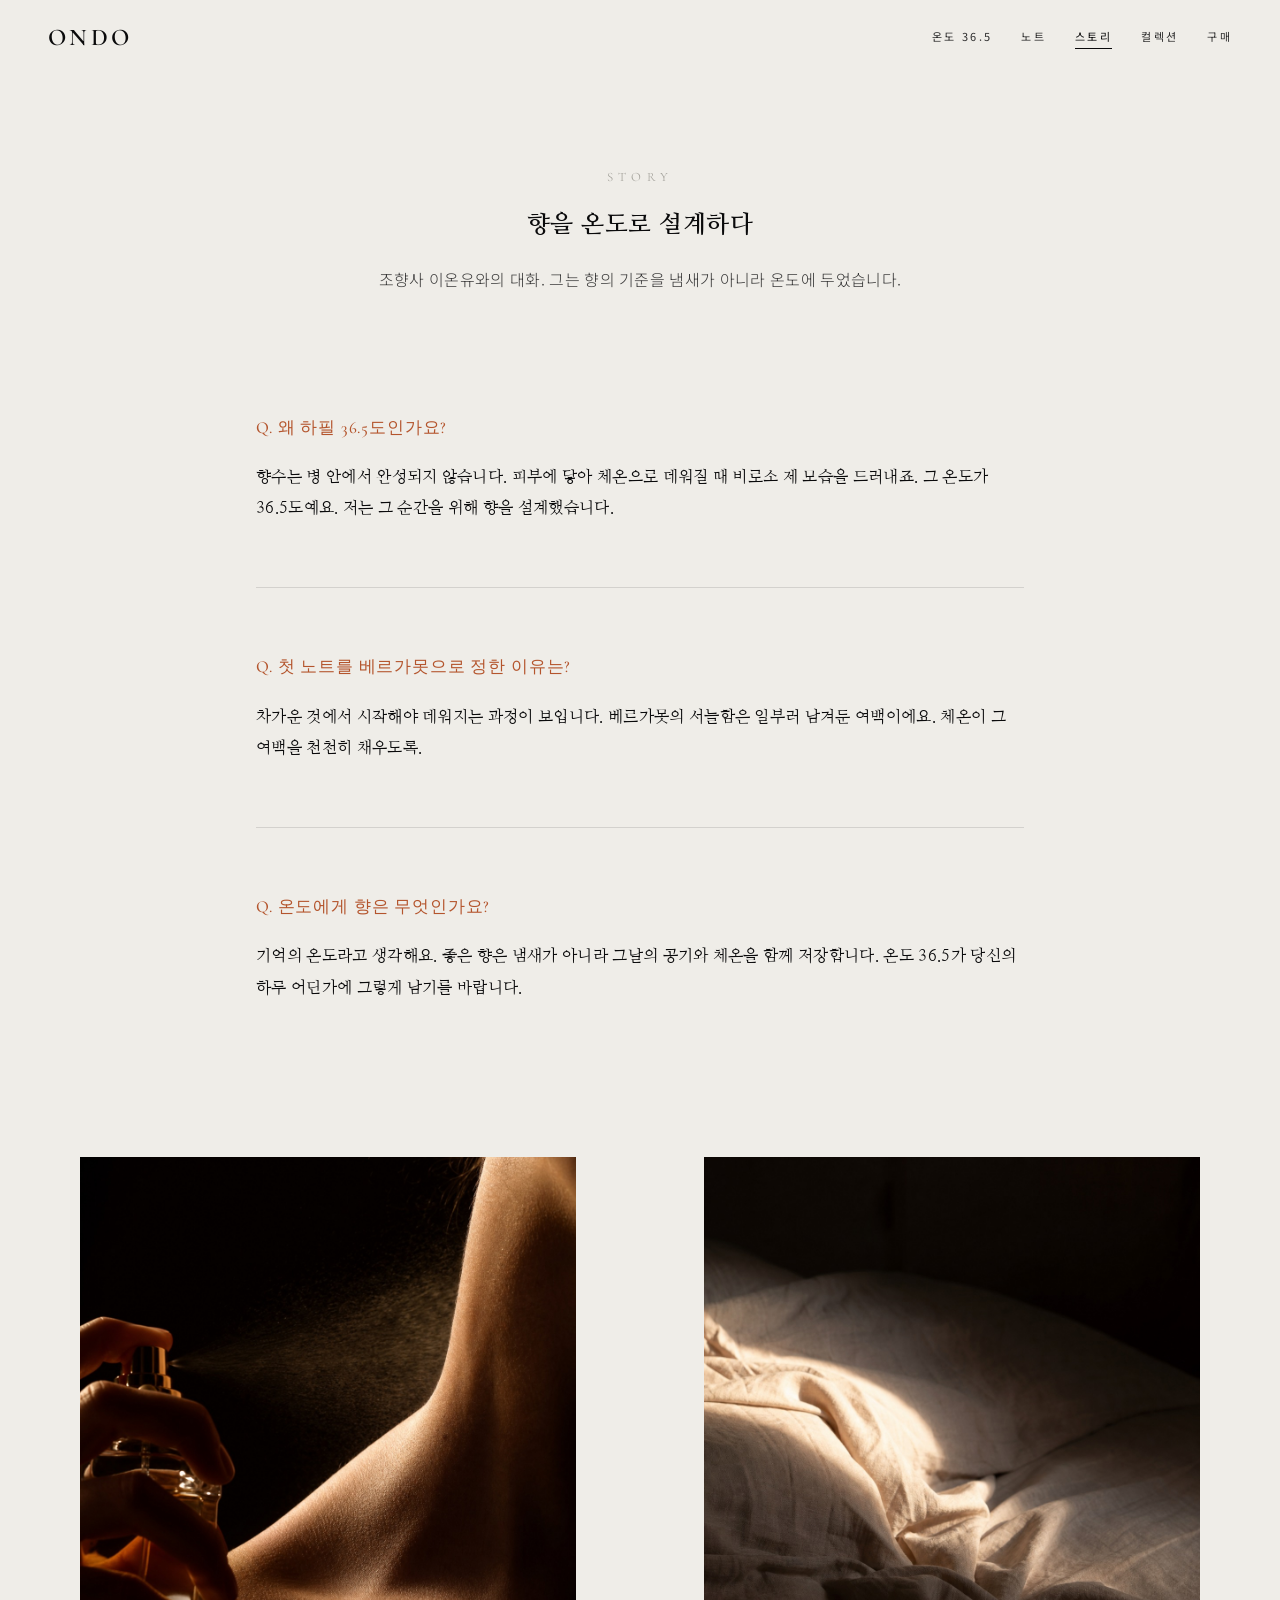
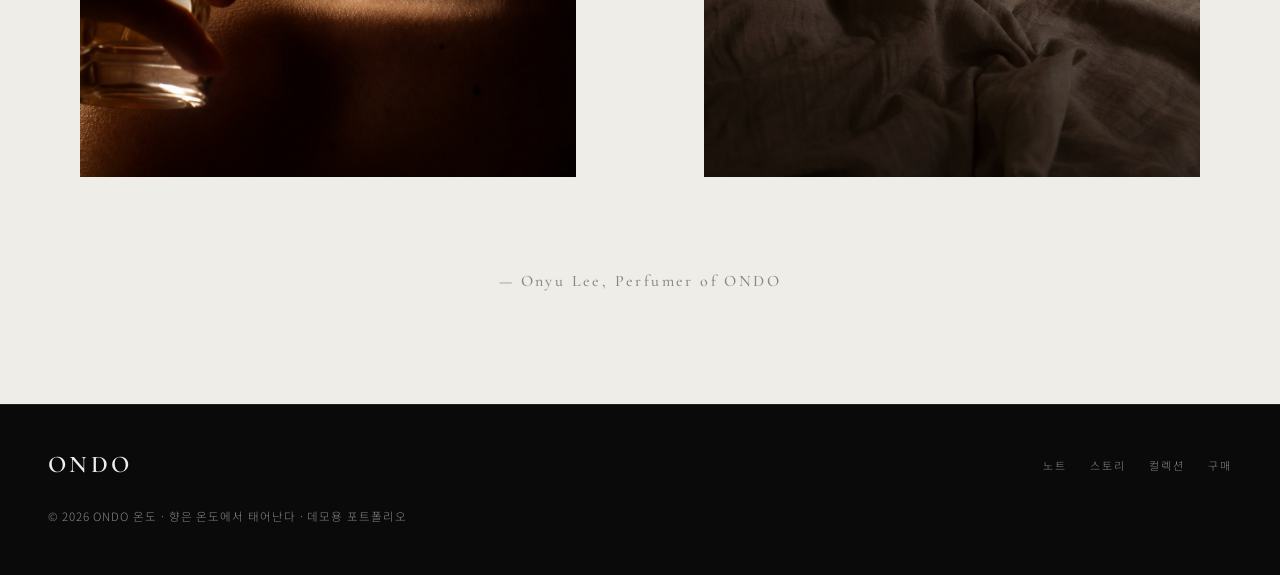
<file: story.html>
<!DOCTYPE html>
<html lang="ko">
<head>
<meta charset="UTF-8">
<meta name="viewport" content="width=device-width, initial-scale=1">
<title>브랜드 스토리 — 온도 36.5 · ONDO</title>
<meta name="description" content="조향사 이온유가 말하는 온도 36.5. 왜 체온을 향의 기준으로 삼았는가에 대한 인터뷰.">
<meta property="og:title" content="온도 36.5 — 브랜드 스토리">
<meta property="og:description" content="향을 온도로 설계한 조향사 이온유의 이야기.">
<meta property="og:type" content="website">
<!-- GitHub Pages 배포 절대 URL -->
<meta property="og:image" content="https://jxding-dev.github.io/perfume-ondo/images/ondo-bottle-front.jpg">
<link rel="icon" href="data:image/svg+xml,%3Csvg xmlns='http://www.w3.org/2000/svg' viewBox='0 0 100 100'%3E%3Ctext y='.9em' font-size='84'%3E%F0%9F%8C%A1%EF%B8%8F%3C/text%3E%3C/svg%3E">
<link rel="preconnect" href="https://fonts.googleapis.com">
<link rel="preconnect" href="https://fonts.gstatic.com" crossorigin>
<link href="https://fonts.googleapis.com/css2?family=Cormorant+Garamond:wght@400;500;600&family=Nanum+Myeongjo:wght@400;700;800&family=Noto+Sans+KR:wght@300;400&display=swap" rel="stylesheet">
<link rel="stylesheet" href="css/style.css">
</head>
<body class="light" style="background:var(--bone);color:var(--stage);">
<a class="skip" href="#main">본문 바로가기</a>

<header class="site-header on-light">
  <a class="brand" href="index.html">ONDO</a>
  <nav class="nav" aria-label="주요">
    <a href="index.html">온도 36.5</a>
    <a href="notes.html">노트</a>
    <a href="story.html" aria-current="page">스토리</a>
    <a href="collection.html">컬렉션</a>
    <a href="purchase.html">구매</a>
  </nav>
  <button class="hamb" aria-label="메뉴 열기" aria-expanded="false" aria-controls="nav-overlay"><span></span></button>
</header>

<div class="nav-overlay" id="nav-overlay" aria-hidden="true">
  <button class="close" aria-label="메뉴 닫기">×</button>
  <a href="index.html">온도 36.5</a>
  <a href="notes.html">노트</a>
  <a href="story.html" aria-current="page">스토리</a>
  <a href="collection.html">컬렉션</a>
  <a href="purchase.html">구매</a>
</div>

<main id="main">
  <section class="page-intro">
    <p class="eyebrow">Story</p>
    <h1>향을 온도로 설계하다</h1>
    <p>조향사 이온유와의 대화. 그는 향의 기준을 냄새가 아니라 온도에 두었습니다.</p>
  </section>

  <section class="section" style="padding-top:0;">
    <div class="qa">
      <div class="qa__item">
        <p class="qa__q latin">Q. 왜 하필 36.5도인가요?</p>
        <p class="qa__a myung">향수는 병 안에서 완성되지 않습니다. 피부에 닿아 체온으로 데워질 때 비로소 제 모습을 드러내죠. 그 온도가 36.5도예요. 저는 그 순간을 위해 향을 설계했습니다.</p>
      </div>
      <div class="qa__item">
        <p class="qa__q latin">Q. 첫 노트를 베르가못으로 정한 이유는?</p>
        <p class="qa__a myung">차가운 것에서 시작해야 데워지는 과정이 보입니다. 베르가못의 서늘함은 일부러 남겨둔 여백이에요. 체온이 그 여백을 천천히 채우도록.</p>
      </div>
      <div class="qa__item">
        <p class="qa__q latin">Q. 온도에게 향은 무엇인가요?</p>
        <p class="qa__a myung">기억의 온도라고 생각해요. 좋은 향은 냄새가 아니라 그날의 공기와 체온을 함께 저장합니다. 온도 36.5가 당신의 하루 어딘가에 그렇게 남기를 바랍니다.</p>
      </div>
    </div>

    <div class="mood">
      <div class="ph"><img src="images/ondo-mood-1.jpg" alt="이온유 조향사의 작업실 무드 이미지" loading="lazy" width="640" height="800"></div>
      <div class="ph"><img src="images/ondo-mood-2.jpg" alt="온도 36.5 향수병이 놓인 정물 무드 이미지" loading="lazy" width="640" height="800"></div>
    </div>

    <p class="signature latin">— Onyu Lee, Perfumer of ONDO</p>
  </section>
</main>

<footer class="site-footer">
  <div class="fwrap">
    <a class="brand" href="index.html">ONDO</a>
    <nav aria-label="푸터">
      <a href="notes.html">노트</a>
      <a href="story.html">스토리</a>
      <a href="collection.html">컬렉션</a>
      <a href="purchase.html">구매</a>
    </nav>
    <p class="fnote">© 2026 ONDO 온도 · 향은 온도에서 태어난다 · 데모용 포트폴리오</p>
  </div>
</footer>

<script src="js/main.js" defer></script>
</body>
</html>
</file>
<file: css/style.css>
/* =========================================================
   온도 ONDO — 니치 향수 원페이지 시네마
   폰트: 제목 Nanum Myeongjo 700 · 라틴 Cormorant Garamond 500 · 본문 Noto Sans KR 300
   이징: cubic-bezier(.7,0,.3,1) 느린 시네마틱 · 질감은 어둠과 빛뿐
   ========================================================= */

:root{
  --stage: #0A0A0B;
  --bone:  #EFEDE8;
  --haze:  #8A8880;
  --ember: #B4552D;
  --ease: cubic-bezier(.7, 0, .3, 1);
}

*,*::before,*::after{ box-sizing:border-box; margin:0; padding:0; }
html{ -webkit-text-size-adjust:100%; }
html{ scroll-behavior:smooth; }
@media (prefers-reduced-motion: reduce){ html{ scroll-behavior:auto; } }

body{
  font-family:"Noto Sans KR", system-ui, sans-serif;
  font-weight:300;
  letter-spacing:0.02em;
  line-height:1.85;
  color:var(--bone);
  background:var(--stage);
  word-break:keep-all;
  overflow-x:clip;
  -webkit-font-smoothing:antialiased;
}

img{ display:block; max-width:100%; }
a{ color:inherit; }

/* 폰트 유틸 */
.myung{ font-family:"Nanum Myeongjo", serif; }
.latin{ font-family:"Cormorant Garamond", serif; font-weight:500; }

h1,h2,h3{ font-family:"Nanum Myeongjo", serif; font-weight:700; line-height:1.4; }

/* 밑줄 텍스트 링크 (기본 버튼 문법) */
.u-link{
  display:inline-block; text-decoration:none;
  border-bottom:1px solid currentColor; padding-bottom:3px;
  font-size:.92rem; letter-spacing:.06em;
  transition:color .6s var(--ease), border-color .6s var(--ease), opacity .6s var(--ease);
}
.u-link:hover{ color:var(--ember); border-color:var(--ember); }
.u-link.ember{ color:var(--ember); border-color:var(--ember); }
.u-link.ember:hover{ opacity:.7; }

:focus-visible{ outline:1px solid var(--ember); outline-offset:4px; }

.skip{ position:absolute; left:-9999px; top:0; z-index:200; background:var(--bone); color:var(--stage); padding:.6rem 1rem; }
.skip:focus{ left:0; }

/* =========================================================
   헤더 — 배경 없음, 스테이지/밝은 섹션에 따라 색 자동 전환
   ========================================================= */
.site-header{
  position:fixed; inset:0 0 auto 0; z-index:100;
  display:flex; align-items:center; justify-content:space-between;
  padding:1.6rem clamp(1.2rem, 4vw, 3rem);
  color:var(--bone);
  transition:color .8s var(--ease);
}
.site-header.on-light{ color:var(--stage); }
.brand{ font-family:"Cormorant Garamond", serif; font-weight:600; font-size:1.5rem; letter-spacing:.14em; text-decoration:none; line-height:1; }
.nav{ display:flex; gap:1.8rem; }
.nav a{
  text-decoration:none; text-transform:lowercase;
  font-size:11px; letter-spacing:.22em; font-weight:400;
  opacity:.85; transition:opacity .5s var(--ease);
}
.nav a[aria-current="page"]{ opacity:1; border-bottom:1px solid currentColor; padding-bottom:2px; }
.nav a:hover{ opacity:1; }

/* 햄버거 (풀스크린 오버레이) */
.hamb{
  display:none; width:34px; height:26px; background:none; border:0; cursor:pointer;
  position:relative; color:inherit;
}
.hamb span,.hamb span::before,.hamb span::after{
  content:""; position:absolute; left:0; right:0; height:1px; background:currentColor; transition:transform .4s var(--ease), opacity .4s var(--ease);
}
.hamb span{ top:12px; }
.hamb span::before{ top:-8px; }
.hamb span::after{ top:8px; }

.nav-overlay{
  position:fixed; inset:0; z-index:99; background:var(--stage); color:var(--bone);
  display:flex; flex-direction:column; align-items:center; justify-content:center; gap:2rem;
  opacity:0; visibility:hidden; transition:opacity .6s var(--ease), visibility .6s var(--ease);
}
.nav-overlay.open{ opacity:1; visibility:visible; }
.nav-overlay a{
  text-decoration:none; font-family:"Nanum Myeongjo", serif; font-size:1.6rem; letter-spacing:.05em;
  color:var(--bone); opacity:.6; transition:opacity .5s var(--ease);
}
.nav-overlay a[aria-current="page"], .nav-overlay a:hover{ opacity:1; }
.nav-overlay .close{
  position:absolute; top:1.4rem; right:clamp(1.2rem,4vw,3rem); background:none; border:0; color:var(--bone);
  font-family:"Cormorant Garamond",serif; font-size:2rem; cursor:pointer; line-height:1;
}

/* =========================================================
   시네마 (플래그십) — 고정 스테이지 씬 전환
   ========================================================= */
.cinema{ position:relative; height:520vh; }
.cinema-stage{
  position:sticky; top:0; height:100dvh; overflow:hidden; background:var(--stage);
  display:block;
}
.ly{
  position:absolute; left:50%; top:50%;
  transform:translate(-50%,-50%);
  will-change:transform, opacity;
}
.ly-bottle{ width:min(40vh, 66vw); aspect-ratio:2/3; }
.ly-ing{ width:min(24vh, 40vw); aspect-ratio:1/1; }
.ly-media{ position:relative; width:100%; height:100%; }
.ly-media img{
  position:absolute; inset:0; width:100%; height:100%; object-fit:contain;
  mix-blend-mode:screen;   /* 순흑 배경 원료/병 → 스테이지 합성 */
}
@supports not (mix-blend-mode: screen){
  .ly-media img{ mix-blend-mode:normal; }
}

/* 씬 텍스트 */
.ly-text{ text-align:center; width:min(90vw, 40rem); pointer-events:none; }
.ly-text .u-link, .ly-text a{ pointer-events:auto; }
.wordmark{
  font-family:"Cormorant Garamond", serif; font-weight:500;
  font-size:clamp(2.4rem, 1.5rem + 5vw, 5.5rem); letter-spacing:.6em;
  color:var(--bone); white-space:nowrap; text-indent:.6em; /* 자간 보정 */
}
.scene-copy{
  font-family:"Nanum Myeongjo", serif; font-weight:700;
  font-size:clamp(1.5rem, 1rem + 3vw, 2.6rem); letter-spacing:.02em; color:var(--bone);
}
.ing-cap{
  position:absolute; left:50%; top:50%; transform:translate(-50%,-50%);
  font-family:"Nanum Myeongjo", serif; font-size:.9rem; letter-spacing:.1em; color:var(--haze);
  text-align:center; white-space:nowrap; pointer-events:none;
}
.scene4-meta{ margin-bottom:1.4rem; font-size:.95rem; letter-spacing:.14em; color:var(--haze); }
.scene4-title{ font-family:"Cormorant Garamond",serif; font-size:clamp(2rem,1.4rem+2.5vw,3rem); letter-spacing:.08em; margin-bottom:.4rem; }
.scene4-links{ display:flex; gap:2rem; justify-content:center; margin-top:1.8rem; }
.ember-line{
  position:absolute; left:50%; top:50%; height:1px; background:var(--ember);
  transform:translate(-50%,-50%) scaleX(0); transform-origin:center;
}

.scroll-hint{
  position:absolute; left:50%; bottom:3vh; transform:translateX(-50%);
  font-family:"Cormorant Garamond",serif; font-size:.8rem; letter-spacing:.3em; color:var(--haze);
  text-transform:uppercase; transition:opacity .6s var(--ease);
}

/* =========================================================
   온도계 바 — 밝은(bone) 섹션
   ========================================================= */
.section{ padding:clamp(5rem, 12vh, 11rem) clamp(1.2rem,5vw,3rem); }
.light{ background:var(--bone); color:var(--stage); }
.dark{ background:var(--stage); color:var(--bone); }

.thermo{ max-width:60rem; margin-inline:auto; text-align:center; }
.thermo__scale{ position:relative; height:60px; margin:3rem 0 2.5rem; }
.thermo__base{ position:absolute; left:0; right:0; top:30px; height:1px; background:rgba(10,10,11,.25); }
.thermo__fill{ position:absolute; left:0; top:30px; height:1px; width:0; background:var(--ember); transition:width 1.8s var(--ease); }
.thermo__tick{ position:absolute; top:0; transform:translateX(-50%); font-family:"Nanum Myeongjo",serif; font-size:.85rem; color:var(--haze); }
.thermo__tick b{ display:block; width:1px; height:14px; background:currentColor; margin:20px auto 0; }
.thermo__tick.is-mark{ color:var(--ember); font-weight:700; }
.thermo__phil{ font-family:"Nanum Myeongjo",serif; font-size:clamp(1.2rem,.9rem+1.4vw,1.7rem); line-height:1.9; letter-spacing:.01em; }
.thermo__phil span{ display:block; }

/* =========================================================
   3면 프리뷰 (dark) — 여백 크게, hover 밝아짐
   ========================================================= */
.trio{ max-width:76rem; margin-inline:auto; }
.trio__grid{ display:grid; grid-template-columns:repeat(3,1fr); gap:clamp(1.5rem,5vw,4.5rem); align-items:center; }
.trio__cut{ display:block; text-decoration:none; text-align:center; }
.trio__media{ position:relative; background:#141416; overflow:hidden; }
.trio__media img{ position:absolute; inset:0; width:100%; height:100%; object-fit:contain; mix-blend-mode:screen; filter:brightness(.7); transition:filter .8s var(--ease); }
.trio__cut:hover .trio__media img, .trio__cut:focus-visible .trio__media img{ filter:brightness(1); }
.trio__cut.r23 .trio__media{ aspect-ratio:2/3; }
.trio__cut.r11 .trio__media{ aspect-ratio:1/1; }
.trio__cap{ margin-top:1.2rem; font-family:"Cormorant Garamond",serif; letter-spacing:.18em; font-size:.9rem; color:var(--haze); text-transform:uppercase; }
.trio__lead{ text-align:center; font-family:"Nanum Myeongjo",serif; font-size:1.2rem; margin-bottom:3.5rem; }

/* =========================================================
   엔딩 (dark)
   ========================================================= */
.ending{ min-height:80vh; display:flex; flex-direction:column; align-items:center; justify-content:center; gap:2.4rem; text-align:center; }
.ending__line{ font-family:"Nanum Myeongjo",serif; font-size:clamp(1.6rem,1.1rem+2.5vw,2.8rem); letter-spacing:.03em; }

/* 푸터 */
.site-footer{ background:var(--stage); color:var(--haze); padding:3rem clamp(1.2rem,5vw,3rem); border-top:1px solid rgba(239,237,232,.1); }
.site-footer .fwrap{ max-width:76rem; margin-inline:auto; display:flex; flex-wrap:wrap; gap:1.2rem 2.5rem; align-items:center; justify-content:space-between; }
.site-footer .brand{ color:var(--bone); }
.site-footer nav{ display:flex; flex-wrap:wrap; gap:1.4rem; }
.site-footer nav a{ text-decoration:none; font-size:11px; letter-spacing:.2em; text-transform:lowercase; }
.site-footer nav a:hover{ color:var(--bone); }
.site-footer .fnote{ width:100%; font-size:.72rem; letter-spacing:.08em; margin-top:.6rem; }

/* =========================================================
   서브페이지 공통
   ========================================================= */
main{ min-height:60vh; }
.page-intro{ padding:clamp(7rem,16vh,11rem) clamp(1.2rem,5vw,3rem) clamp(2rem,6vh,4rem); text-align:center; max-width:52rem; margin-inline:auto; }
.page-intro .eyebrow{ font-family:"Cormorant Garamond",serif; letter-spacing:.4em; text-transform:uppercase; font-size:.8rem; color:var(--haze); }
.page-intro h1{ font-size:clamp(2rem,1.4rem+3vw,3.4rem); margin-top:1.2rem; letter-spacing:.02em; }
.page-intro p{ margin-top:1.4rem; color:inherit; opacity:.8; }

/* notes.html */
.note-tier{ max-width:64rem; margin:0 auto clamp(4rem,10vh,7rem); display:grid; grid-template-columns:1fr 1fr; gap:clamp(2rem,5vw,4rem); align-items:center; }
.note-tier:nth-child(even){ direction:rtl; }
.note-tier:nth-child(even) > *{ direction:ltr; }
.note-tier__media{ position:relative; aspect-ratio:1/1; background:#141416; overflow:hidden; }
.note-tier__media img{ position:absolute; inset:0; width:100%; height:100%; object-fit:contain; mix-blend-mode:screen; }
/* 원료 2종을 나란히 (미들: 무화과+레인 / 베이스: 샌달우드+머스크) */
.note-tier__media.pair{ position:static; aspect-ratio:auto; background:transparent; overflow:visible; display:grid; grid-template-columns:1fr 1fr; gap:8px; }
.note-tier__media.pair .nt-cut{ position:relative; aspect-ratio:1/1; background:#141416; overflow:hidden; }
.note-tier__media.pair .nt-cut img{ position:absolute; inset:0; width:100%; height:100%; object-fit:contain; mix-blend-mode:screen; }
.note-tier__k{ font-family:"Cormorant Garamond",serif; letter-spacing:.3em; text-transform:uppercase; font-size:.8rem; color:var(--ember); }
.note-tier__name{ font-family:"Nanum Myeongjo",serif; font-size:clamp(1.6rem,1.2rem+2vw,2.4rem); margin:.6rem 0 1rem; }
.note-tier__desc{ opacity:.82; }
.note-tier__dur{ margin-top:1.2rem; font-family:"Cormorant Garamond",serif; letter-spacing:.1em; color:var(--haze); font-size:.95rem; }

.pyramid-wrap{ max-width:40rem; margin:0 auto clamp(4rem,9vh,6rem); text-align:center; }
.pyramid-wrap h2{ font-size:1.4rem; margin-bottom:2rem; letter-spacing:.03em; }
.pyramid-svg{ width:100%; height:auto; overflow:visible; }
.pyramid-svg line{ stroke:var(--haze); stroke-width:1; }
.pyramid-svg text{ fill:var(--bone); font-family:"Nanum Myeongjo",serif; font-size:15px; }
.pyramid-svg .p-sub{ fill:var(--haze); font-size:11px; letter-spacing:.05em; }

.timeline-scent{ max-width:64rem; margin:0 auto; }
.timeline-scent h2{ text-align:center; font-size:1.4rem; margin-bottom:2.5rem; letter-spacing:.03em; }
.ts-row{ display:grid; grid-template-columns:repeat(4,1fr); gap:1rem; }
.ts-step{ text-align:center; padding-top:1.5rem; border-top:1px solid rgba(239,237,232,.18); position:relative; }
.ts-step::before{ content:""; position:absolute; top:-3px; left:0; width:5px; height:5px; border-radius:50%; background:var(--ember); }
.ts-step .t{ font-family:"Cormorant Garamond",serif; letter-spacing:.1em; color:var(--ember); font-size:1.1rem; }
.ts-step .n{ font-family:"Nanum Myeongjo",serif; margin:.3rem 0; }
.ts-step .d{ font-size:.85rem; color:var(--haze); }

/* story.html (light) */
.qa{ max-width:48rem; margin:0 auto; }
.qa__item{ padding:clamp(2.5rem,7vh,4.5rem) 0; border-bottom:1px solid rgba(10,10,11,.12); }
.qa__item:last-child{ border-bottom:0; }
.qa__q{ font-family:"Cormorant Garamond",serif; color:var(--ember); font-size:1.05rem; letter-spacing:.05em; margin-bottom:1.2rem; }
.qa__a{ font-family:"Nanum Myeongjo",serif; font-size:clamp(1.15rem,.95rem+1vw,1.5rem); line-height:1.95; }
.mood{ display:grid; grid-template-columns:1fr 1fr; gap:clamp(3rem,10vw,9rem); max-width:70rem; margin:clamp(4rem,10vh,8rem) auto 0; align-items:center; }
.mood .ph{ position:relative; aspect-ratio:4/5; background:#dedcd6; overflow:hidden; }
.mood .ph img{ position:absolute; inset:0; width:100%; height:100%; object-fit:cover; }
.signature{ text-align:center; margin-top:clamp(4rem,10vh,7rem); font-family:"Cormorant Garamond",serif; letter-spacing:.15em; color:var(--haze); }

/* collection.html (dark) — 세로 풀폭 한 종씩 */
.col-item{
  max-width:72rem; margin:0 auto; padding:clamp(3rem,9vh,7rem) 0;
  display:grid; grid-template-columns:1fr 1fr; gap:clamp(2rem,6vw,5rem); align-items:center;
  border-bottom:1px solid rgba(239,237,232,.12);
}
.col-item:nth-child(even){ direction:rtl; }
.col-item:nth-child(even) > *{ direction:ltr; }
.col-item__media{ position:relative; aspect-ratio:2/3; background:#141416; overflow:hidden; }
.col-item__media img{ position:absolute; inset:0; width:100%; height:100%; object-fit:contain; mix-blend-mode:screen; }
.col-item__latin{ font-family:"Cormorant Garamond",serif; letter-spacing:.2em; color:var(--ember); text-transform:uppercase; font-size:.85rem; }
.col-item__name{ font-family:"Nanum Myeongjo",serif; font-size:clamp(1.8rem,1.3rem+2.4vw,2.8rem); margin:.6rem 0 1rem; }
.col-item__notes{ opacity:.82; }
.col-item__price{ margin-top:1.4rem; font-family:"Nanum Myeongjo",serif; font-size:1.3rem; }
.col-item__price small{ font-size:.8rem; color:var(--haze); font-family:"Cormorant Garamond",serif; letter-spacing:.1em; }
.col-item__cta{ margin-top:1.6rem; }

/* purchase.html (light) */
.buy{ max-width:52rem; margin:0 auto; }
.buy__channels{ display:grid; grid-template-columns:1fr 1fr; gap:clamp(1.5rem,4vw,3rem); margin-bottom:clamp(3.5rem,9vh,6rem); }
.buy__chan{ text-align:center; padding:clamp(2rem,5vh,3rem) 1.5rem; border:1px solid rgba(10,10,11,.15); text-decoration:none; transition:border-color .6s var(--ease); }
.buy__chan:hover{ border-color:var(--ember); }
.buy__chan .cn{ font-family:"Nanum Myeongjo",serif; font-size:1.25rem; margin-bottom:.6rem; }
.buy__chan .cd{ font-size:.85rem; color:var(--haze); letter-spacing:.03em; }
.buy__table{ width:100%; border-collapse:collapse; margin-bottom:clamp(3rem,8vh,5rem); font-family:"Nanum Myeongjo",serif; }
.buy__table th, .buy__table td{ text-align:left; padding:1rem .3rem; border-bottom:1px solid rgba(10,10,11,.12); }
.buy__table th{ font-weight:400; color:var(--haze); font-size:.85rem; letter-spacing:.05em; }
.buy__table td.price{ text-align:right; font-size:1.15rem; }
details.buy__fold{ border-bottom:1px solid rgba(10,10,11,.12); }
details.buy__fold summary{ cursor:pointer; padding:1.3rem .2rem; font-family:"Nanum Myeongjo",serif; list-style:none; display:flex; justify-content:space-between; align-items:center; }
details.buy__fold summary::-webkit-details-marker{ display:none; }
details.buy__fold summary::after{ content:"+"; font-family:"Cormorant Garamond",serif; color:var(--ember); font-size:1.3rem; }
details.buy__fold[open] summary::after{ content:"–"; }
details.buy__fold .fold-body{ padding:0 .2rem 1.4rem; color:var(--stage); opacity:.8; font-size:.95rem; }

/* =========================================================
   반응형
   ========================================================= */
@media (max-width:768px){
  .nav{ display:none; }
  .hamb{ display:block; }
  .cinema{ height:380vh; }
  .ly-ing.ing-3{ display:none; }        /* 모바일: 원료 레이어 2개만 */
  .trio__grid{ grid-template-columns:1fr; gap:3rem; max-width:22rem; margin-inline:auto; }
  .note-tier{ grid-template-columns:1fr; gap:1.5rem; }
  .note-tier:nth-child(even){ direction:ltr; }
  .col-item{ grid-template-columns:1fr; gap:1.8rem; }
  .col-item:nth-child(even){ direction:ltr; }
  .ts-row{ grid-template-columns:1fr 1fr; gap:1.5rem; }
  .mood{ grid-template-columns:1fr; gap:2rem; max-width:24rem; }
  .buy__channels{ grid-template-columns:1fr; }
  .scene4-links{ flex-direction:column; gap:1.2rem; align-items:center; }
}

/* =========================================================
   prefers-reduced-motion — 시네마 해체(정적 세로 섹션)
   ========================================================= */
@media (prefers-reduced-motion: reduce){
  *,*::before,*::after{ transition:none !important; animation:none !important; }
}
/* JS가 부여하는 정적 모드 (reduced-motion 또는 폴백) */
.cinema.is-static{ height:auto; }
.cinema.is-static .cinema-stage{ position:static; height:auto; overflow:visible; padding:6rem 1.2rem; }
.cinema.is-static .ly{
  position:relative; left:auto; top:auto; transform:none !important;
  opacity:1 !important; margin:0 auto clamp(3rem,8vh,5rem); display:flex; justify-content:center;
}
.cinema.is-static .ly-text{ width:min(90vw,40rem); }
.cinema.is-static .wordmark{ letter-spacing:.15em !important; }
.cinema.is-static .ing-cap{ position:static; transform:none; margin-top:.8rem; }
.cinema.is-static .ember-line{ position:relative; transform:none !important; width:140px !important; margin:1rem auto; }
.cinema.is-static .scroll-hint{ display:none; }
</file>
